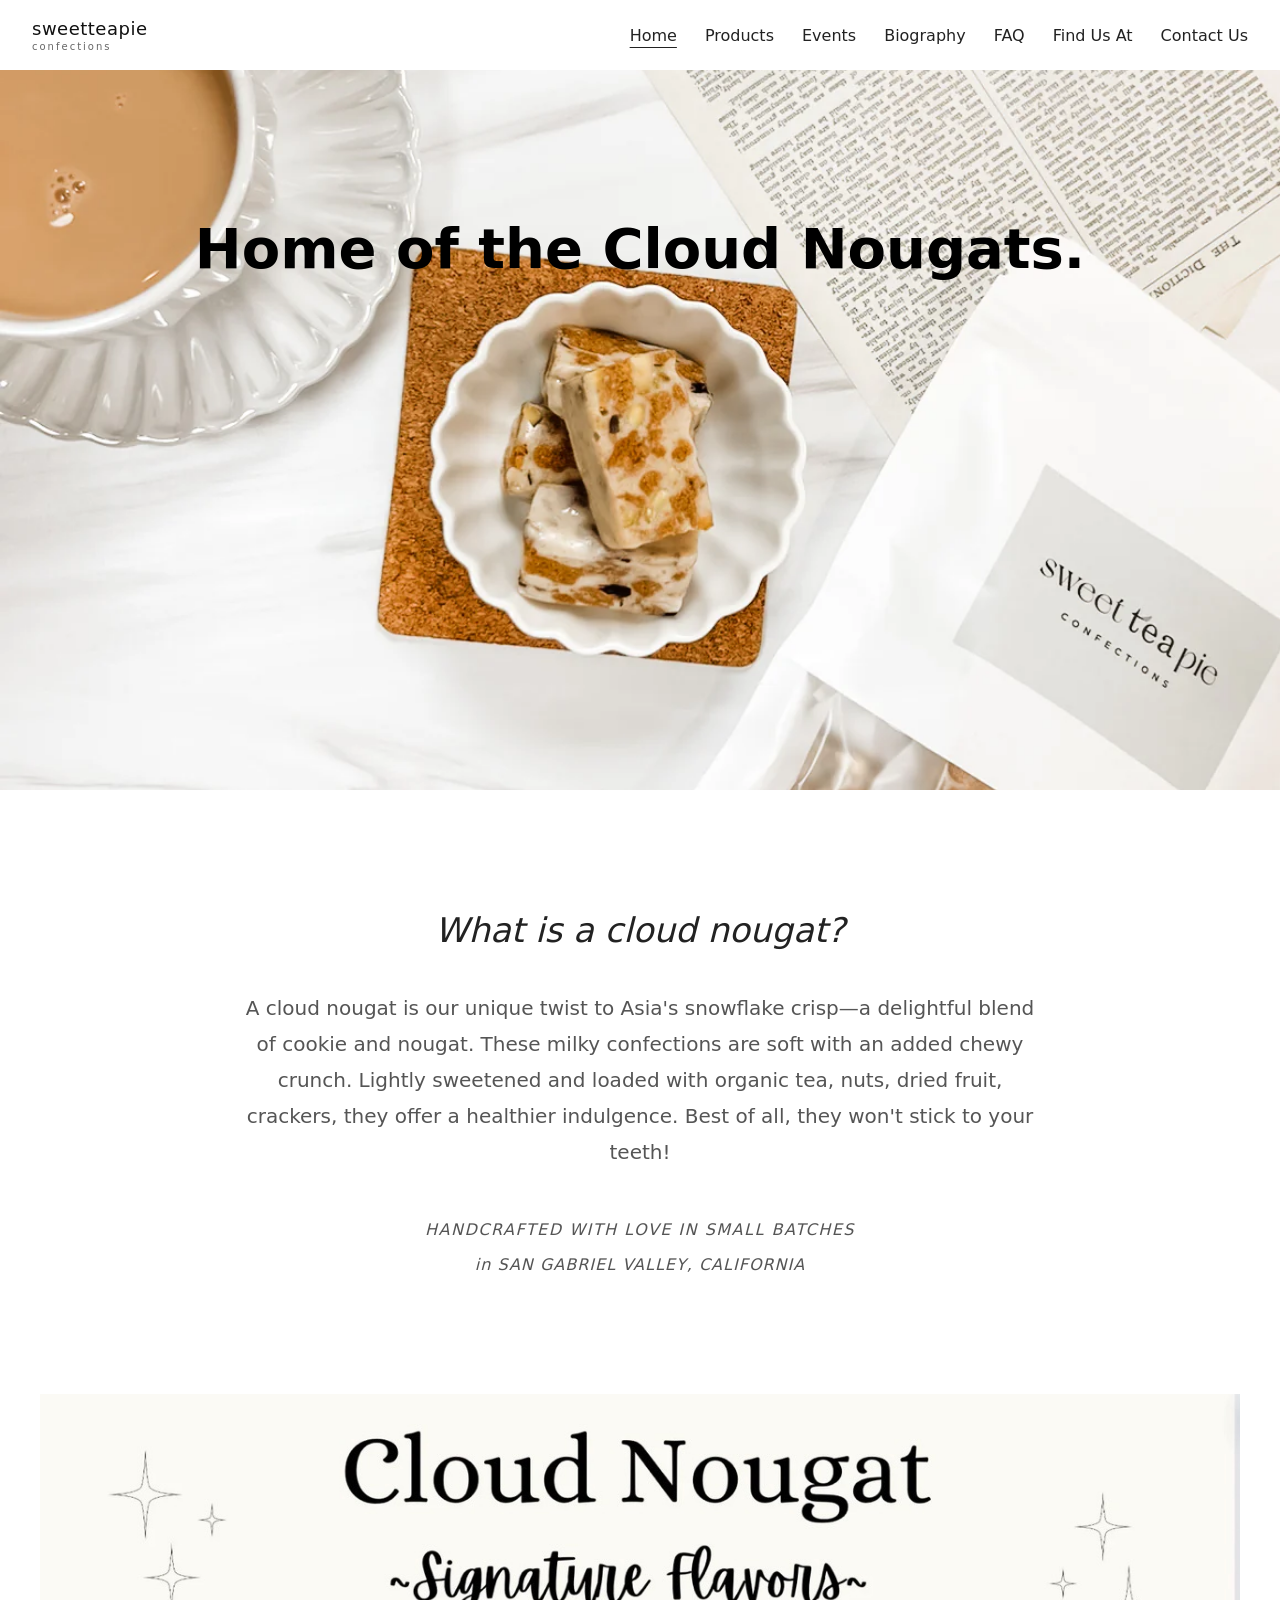
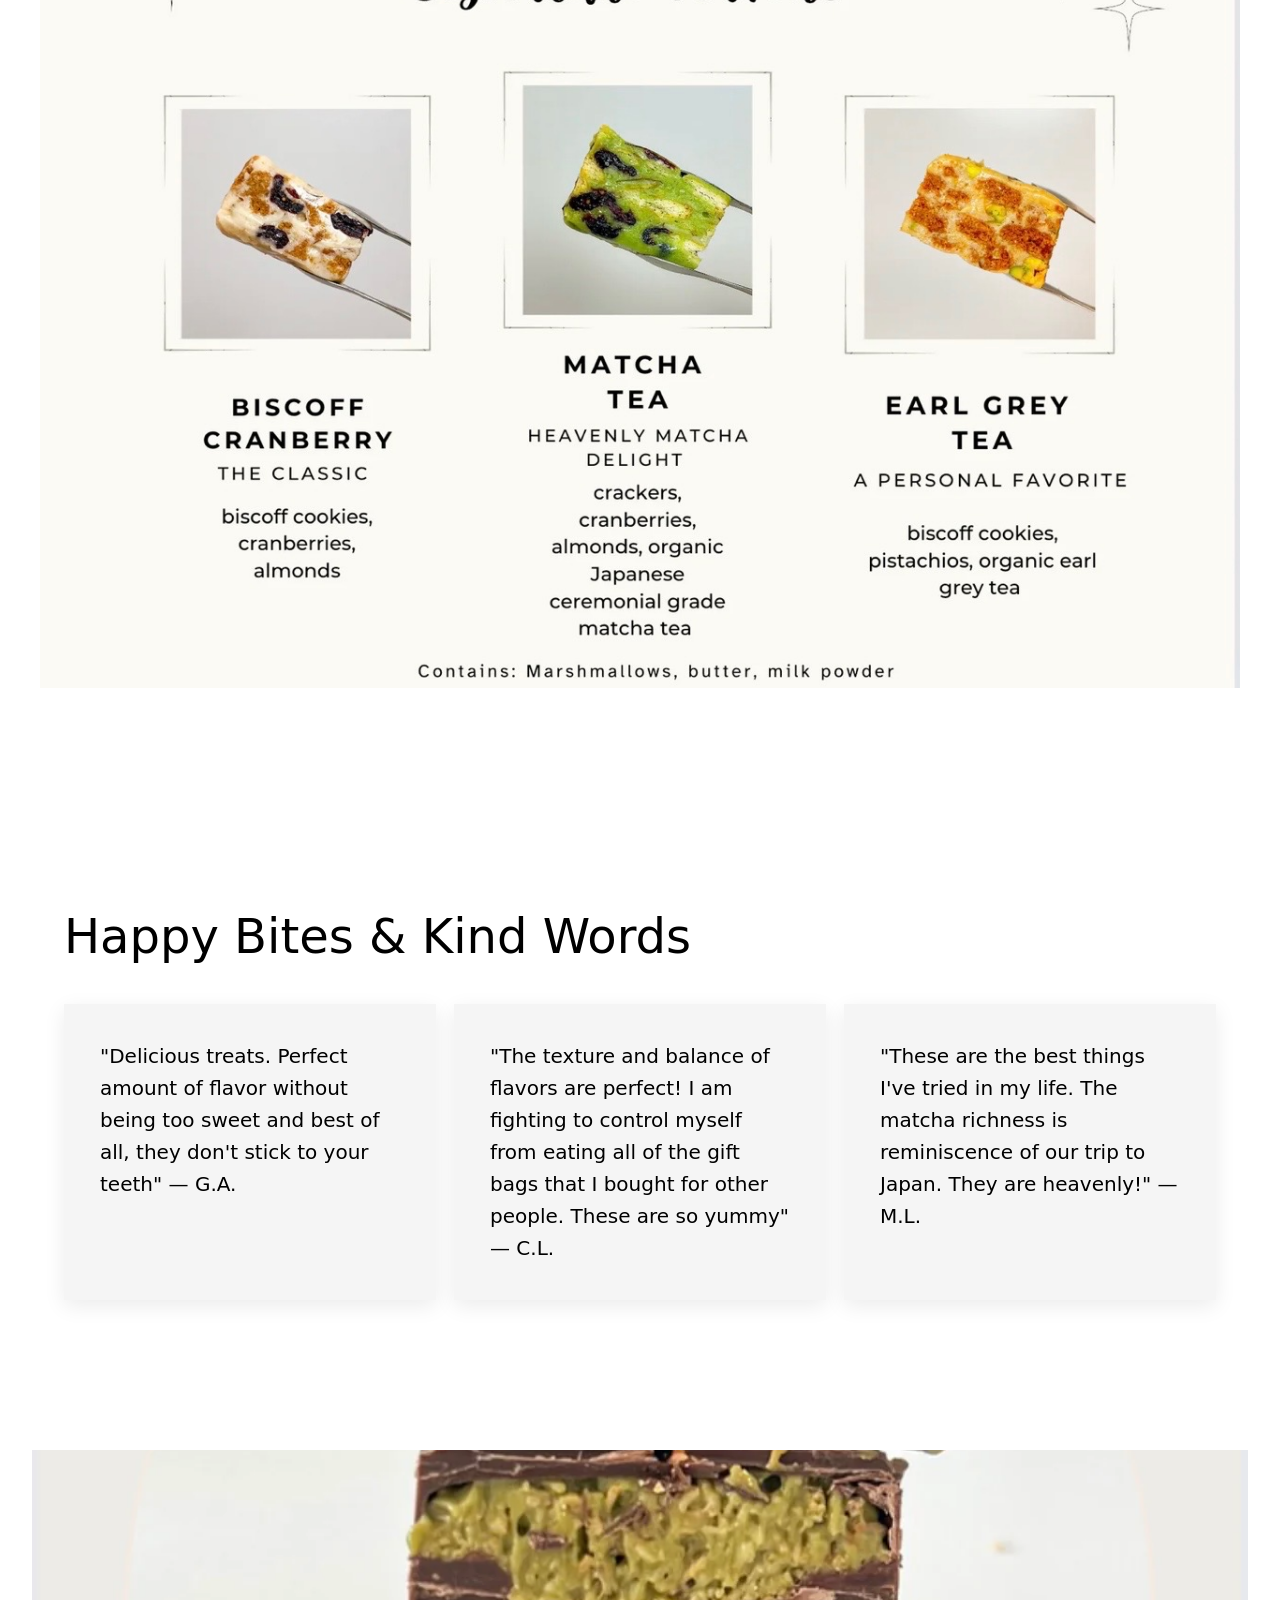
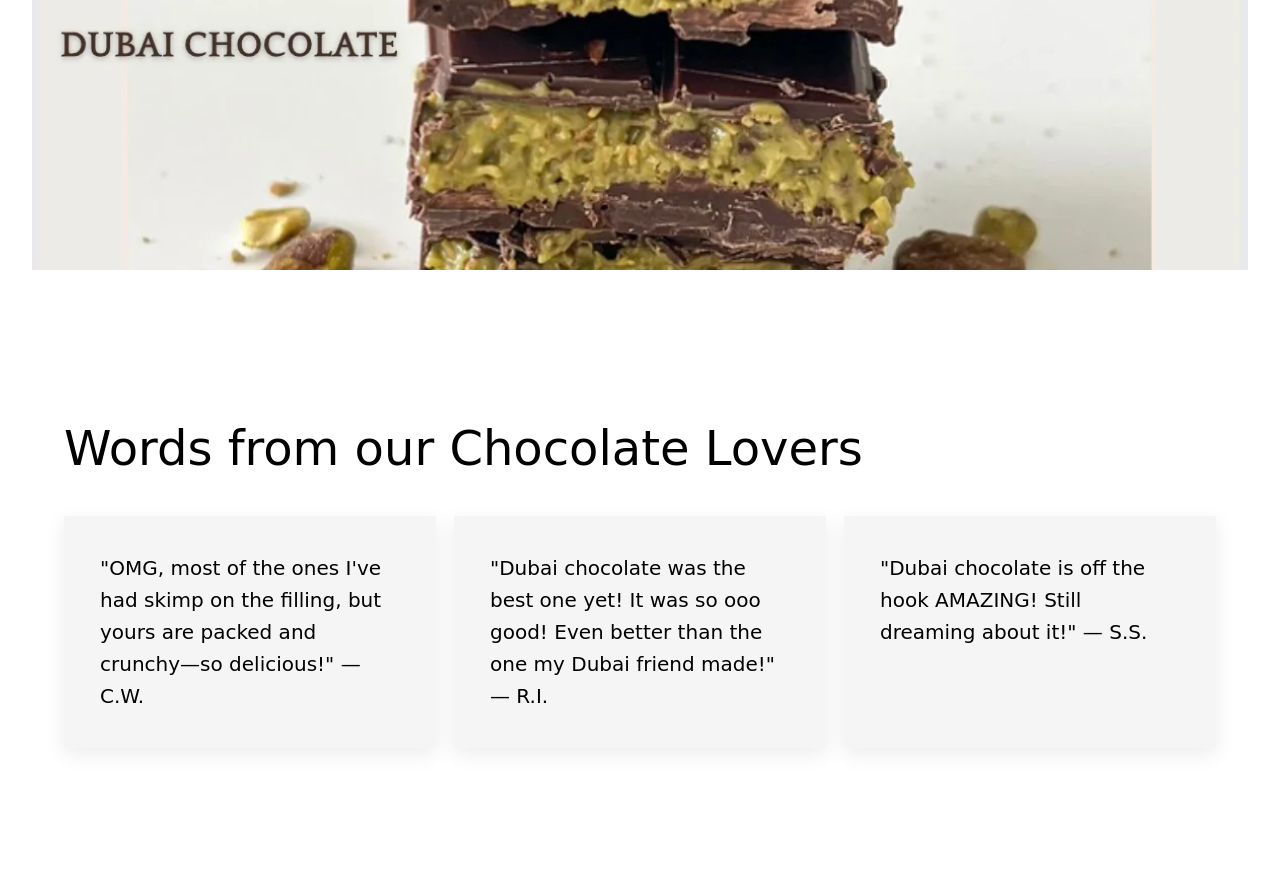
<file: landing/index.html>
<!DOCTYPE html>
<html lang="en">
  <head>
    <meta charset="UTF-8" />
    <title>Sweetteapie Confections</title>
    <link rel="stylesheet" href="styleindex.css" />
  </head>



  <body>
    <header class="topbar">
      <div class="logo">
        <a href="#">sweetteapie</a>
        <div class="logo-sub">confections</div>
      </div>

      <nav class="navlinks">
        <a class="active" href="index.html">Home</a>
        <a href="../products/products.html">Products</a>
        <a href="../events/events.html">Events</a>
        <a href="../biography/biography.html">Biography</a>
        <a href="../faq/faq.html">FAQ</a>
        <a href="../find-us-at/find-us-at.html">Find Us At</a>
        <a href="../contact/contact.html">Contact Us</a>
      </nav>

    </header>

    <main>
    <section class="hero">
  <div class="hero-content">
    <h1><strong>Home of the Cloud Nougats. </strong></h1>
    <!--
    <a href="#" class="hero-btn">shop now</a>
    -->
  </div>
</section>
<section class="about">
  <h2 class="about-title">What is a cloud nougat?</h2>

  <p class="about-text">
    A cloud nougat is our unique twist to Asia's snowflake crisp—a delightful blend of cookie and nougat.
    These milky confections are soft with an added chewy crunch. Lightly sweetened and loaded with organic
    tea, nuts, dried fruit, crackers, they offer a healthier indulgence. Best of all, they won't stick to your teeth!
  </p>

<!--
  <p class="notice">
    <strong>PLEASE NOTE:</strong> WE PAUSE SHIPPING DURING THE SUMMER, as our cloud nougats don't do well in heat.
  </p>


  <p class="about-text">
    Shipping resumes in September. Pick-up still available in 91780—please DM to order!
  </p>
-->

  <p class="tagline">HANDCRAFTED WITH LOVE IN SMALL BATCHES</p>
  <p class="location">in SAN GABRIEL VALLEY, CALIFORNIA</p>
</section>
</section>

<section class="flavors-image">
  <img src= "flavors.jpg" alt="Cloud Nougat Signature Flavors">
</section>

<section class="testimonials">

      <section class="more">
      </section>
      <section class="testimonials">
  <h2>Happy Bites &amp; Kind Words</h2>

  <div class="cards">
    <div class="card">
      <p>
        "Delicious treats. Perfect amount of flavor without being too sweet and best of all,
        they don't stick to your teeth" — G.A.
      </p>
    </div>

    <div class="card">
      <p>
        "The texture and balance of flavors are perfect! I am fighting to control myself from eating
        all of the gift bags that I bought for other people. These are so yummy" — C.L.
      </p>
    </div>

    <div class="card">
      <p>
        "These are the best things I've tried in my life. The matcha richness is reminiscence of our trip
        to Japan. They are heavenly!" — M.L.
      </p>
    </div>
  </div>
</section>
<section class="banner banner-dubai">
  <div class="banner-content">

<!--
    <a class="banner-btn" href="#">Shop Now</a>
-->
  </div>
</section>
<section class="testimonials">
  <h2>Words from our Chocolate Lovers</h2>

  <div class="cards">
    <div class="card">
      <p>
        "OMG, most of the ones I've had skimp on the filling, but yours are packed
        and crunchy—so delicious!" — C.W.
      </p>
    </div>

    <div class="card">
      <p>
        "Dubai chocolate was the best one yet! It was so ooo good! Even better than
        the one my Dubai friend made!" — R.I.
      </p>
    </div>

    <div class="card">
      <p>
        "Dubai chocolate is off the hook AMAZING! Still dreaming about it!" — S.S.
      </p>
    </div>
  </div>
</section>


    </main>
  </body>
</html>
</file>
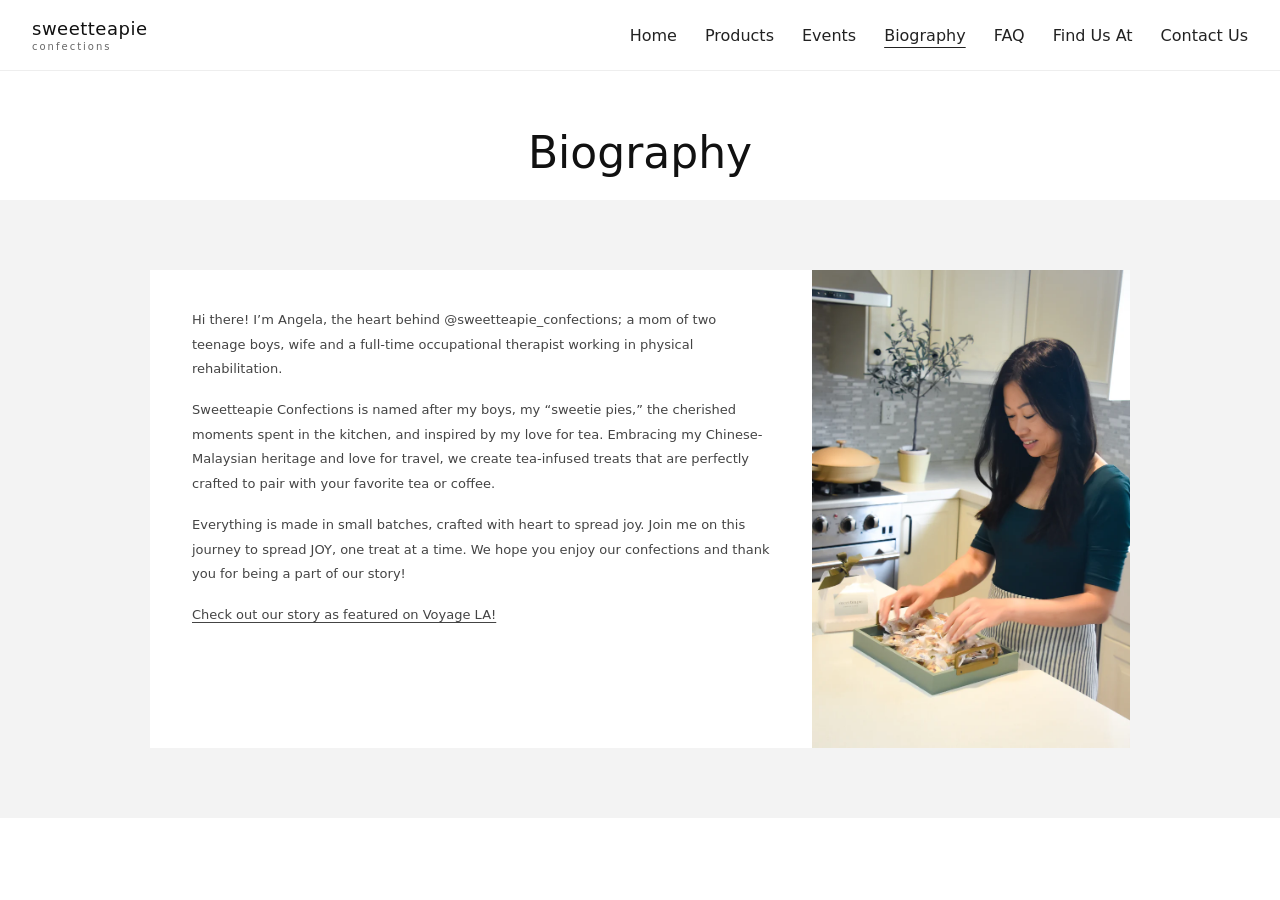
<file: biography/biography.html>
<!DOCTYPE html>
<html lang="en">
<head>
  <meta charset="UTF-8" />
  <meta name="viewport" content="width=device-width, initial-scale=1.0">
  <title>Biography - Sweetteapie Confections</title>
  <link rel="stylesheet" href="biography.css" />
</head>

<body>
<header class="topbar">
  <div class="logo">
    <a href="../landing/index.html">sweetteapie</a>
    <div class="logo-sub">confections</div>
  </div>

  <nav class="navlinks">
    <a href="../landing/index.html">Home</a>
    <a href="../products/products.html">Products</a>
    <a href="../events/events.html">Events</a>
    <a class="active" href="biography.html">Biography</a>
    <a href="../faq/faq.html">FAQ</a>
    <a href="../find-us-at/find-us-at.html">Find Us At</a>
    <a href="../contact/contact.html">Contact Us</a>
  </nav>
</header>

<section class="page-hero page-hero-center">
  <h1>Biography</h1>
</section>

<section class="bio-band">
  <div class="bio-wrap">
    <div class="bio-card">

      <div class="bio-text">
        <p>
          Hi there! I’m Angela, the heart behind @sweetteapie_confections; a mom of two
          teenage boys, wife and a full-time occupational therapist working in physical rehabilitation.
        </p>

        <p>
          Sweetteapie Confections is named after my boys, my “sweetie pies,” the cherished moments
          spent in the kitchen, and inspired by my love for tea. Embracing my Chinese-Malaysian
          heritage and love for travel, we create tea-infused treats that are perfectly crafted to
          pair with your favorite tea or coffee.
        </p>

        <p>
          Everything is made in small batches, crafted with heart to spread joy. Join me on this
          journey to spread JOY, one treat at a time. We hope you enjoy our confections and thank
          you for being a part of our story!
        </p>

        <p class="bio-link">
          <a href="https://voyagela.com/interview/meet-angela-loh-chien-of-sweetteapie-confections/" target="_blank" rel="noopener">Check out our story as featured on Voyage LA!</a>
        </p>
      </div>

      <div class="bio-photo">
        <img src="Bio_Photo.jpg.webp" alt="Angela preparing confections">
      </div>

    </div>
  </div>
</section>

</body>
</html>
</file>
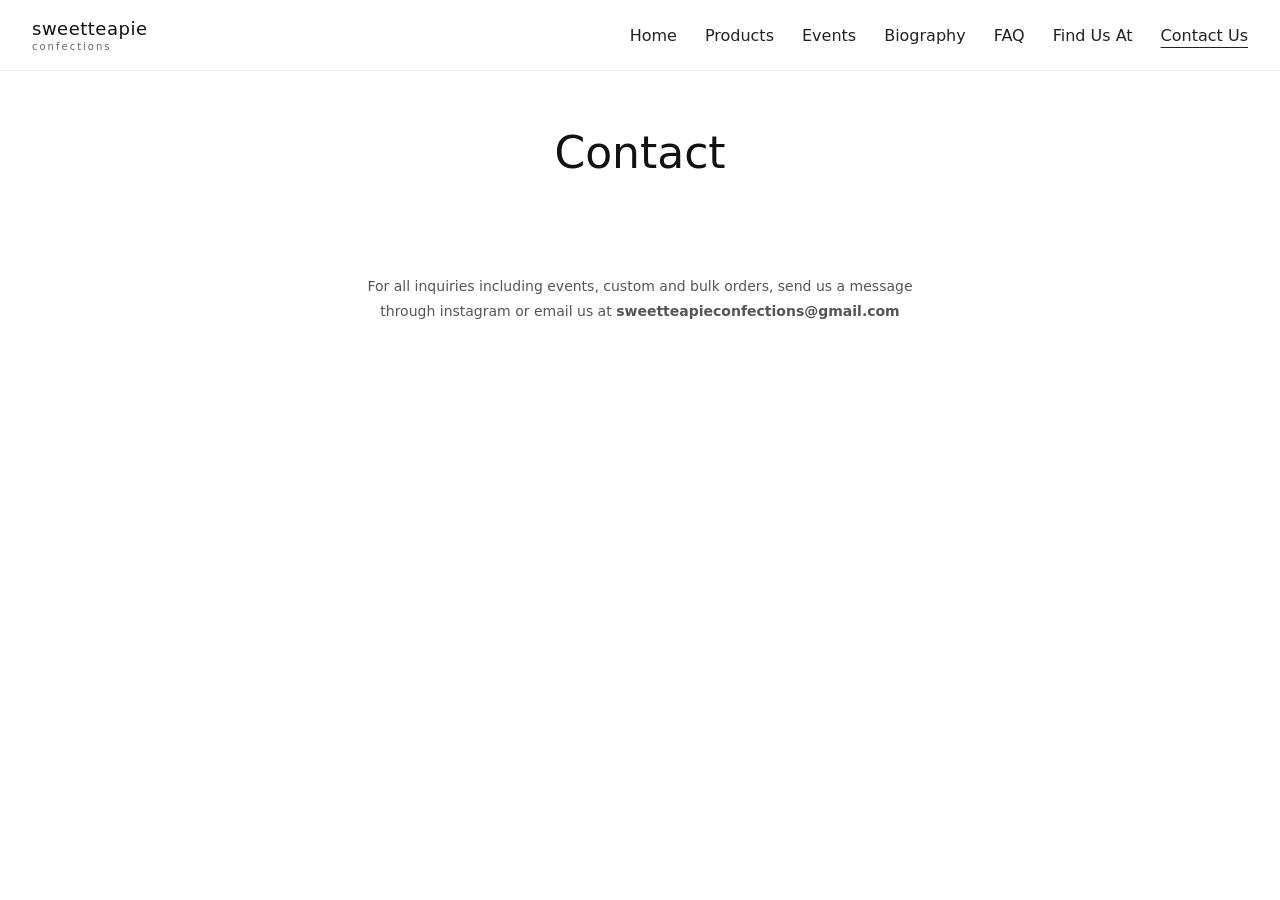
<file: contact/contact.html>
<!DOCTYPE html>
<html lang="en">
<head>
  <meta charset="UTF-8" />
  <meta name="viewport" content="width=device-width, initial-scale=1.0">
  <title>Contact - Sweetteapie Confections</title>
  <link rel="stylesheet" href="contact.css" />
</head>

<body>
<header class="topbar">
  <div class="logo">
    <a href="../landing/index.html">sweetteapie</a>
    <div class="logo-sub">confections</div>
  </div>

  <nav class="navlinks">
    <a href="../landing/index.html">Home</a>
    <a href="../products/products.html">Products</a>
    <a href="../events/events.html">Events</a>
    <a href="../biography/biography.html">Biography</a>
    <a href="../faq/faq.html">FAQ</a>
    <a href="../find-us-at/find-us-at.html">Find Us At</a>
    <a class="active" href="contact.html">Contact Us</a>
  </nav>
</header>

<section class="page-hero page-hero-center">
  <h1>Contact</h1>
</section>

<section class="contact">
  <div class="contact-wrap">

    <p class="contact-intro">
      For all inquiries including events, custom and bulk orders, send us a
      message through instagram or email us at
      <strong>sweetteapieconfections@gmail.com</strong>
    </p>
<!--
    <form class="contact-form">

      <div class="form-group">
        <label>Name</label>
        <input type="text" required>
      </div>

      <div class="form-group">
        <label>Email</label>
        <input type="email" required>
      </div>

      <div class="form-group">
        <label>Message</label>
        <textarea rows="5" required></textarea>
      </div>

      <button type="submit" class="btn">Send Message</button>

    </form>
-->
  </div>
</section>

</body>
</html>
</file>
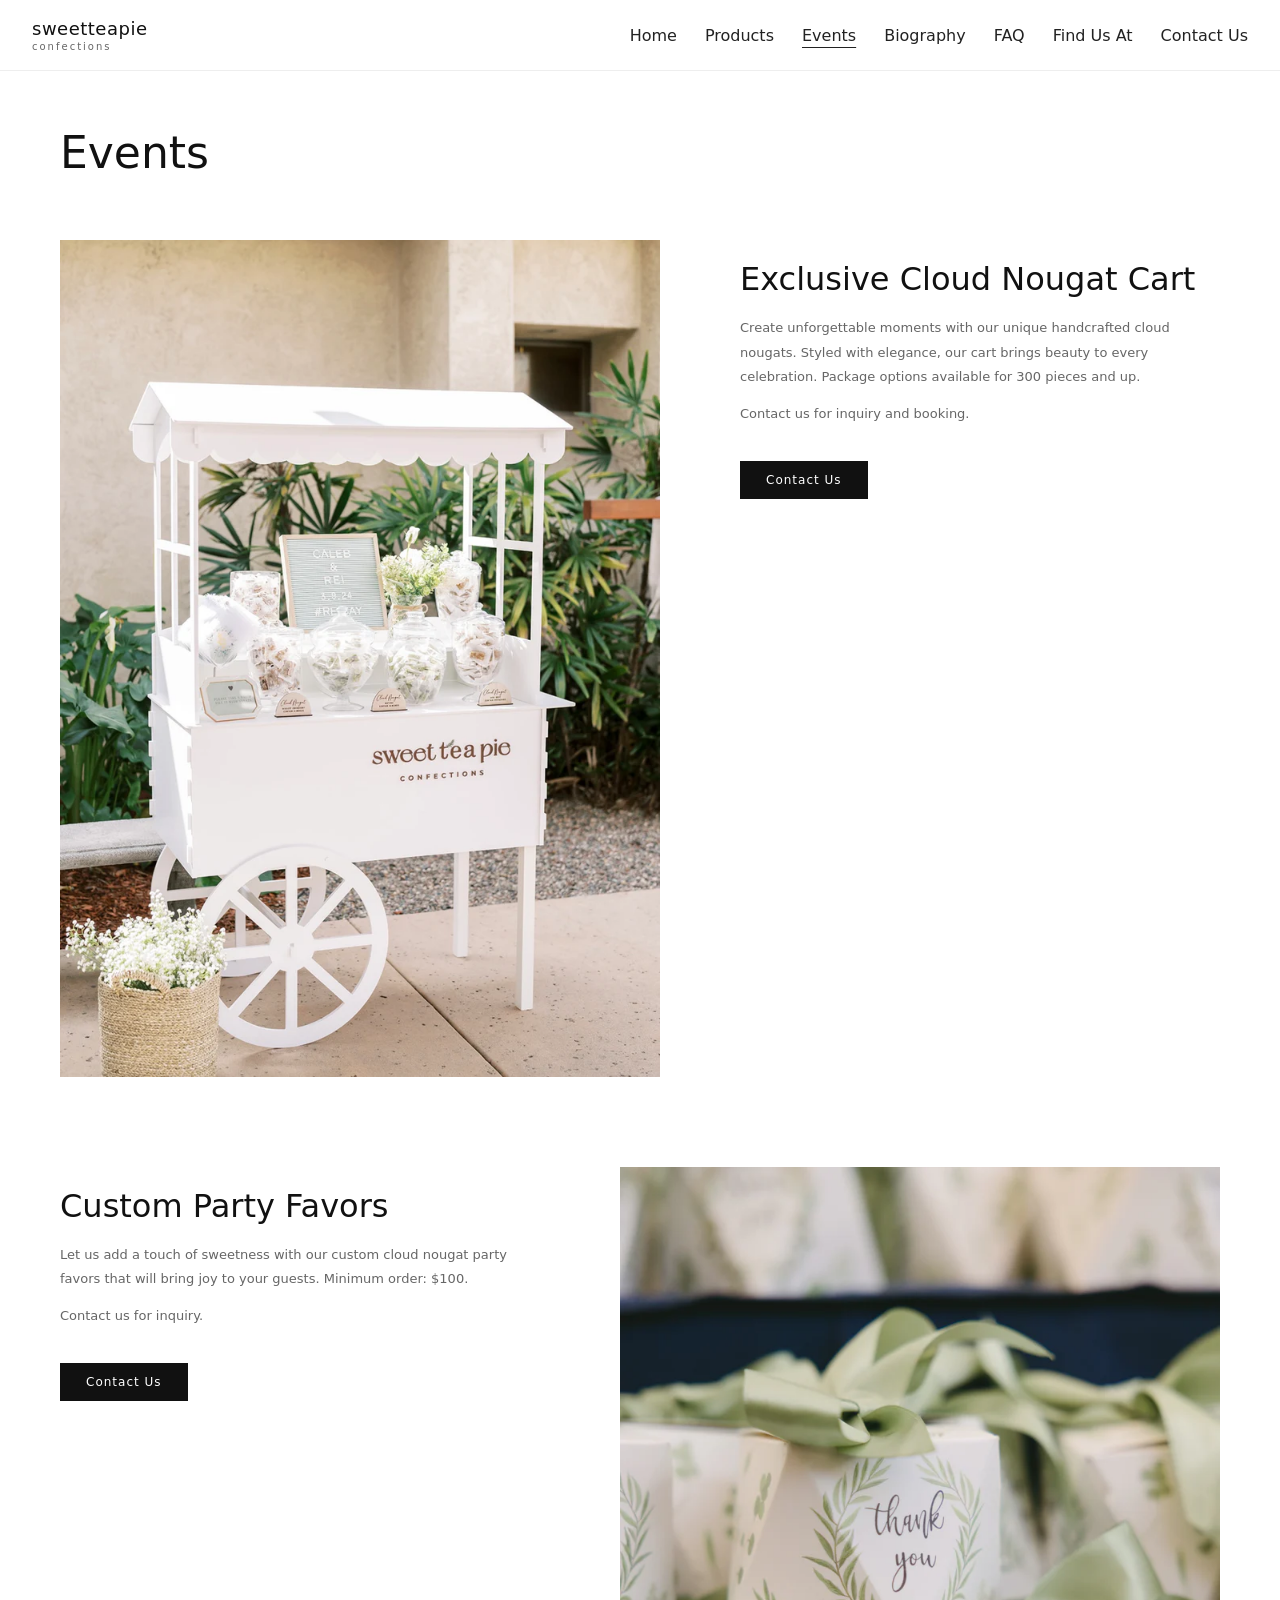
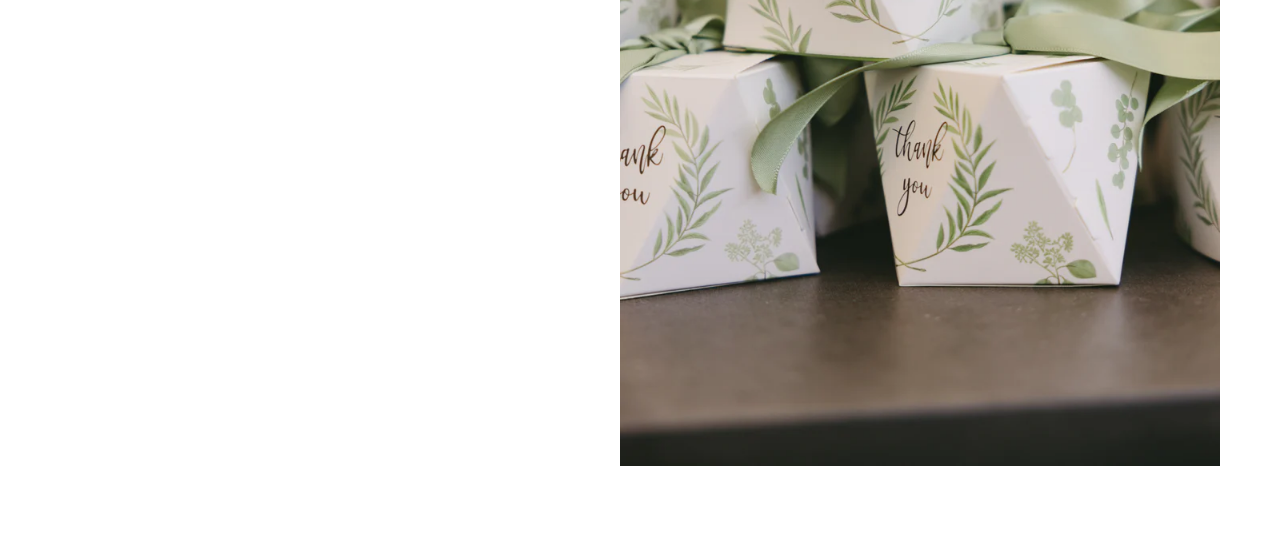
<file: events/events.html>
<!DOCTYPE html>
<html lang="en">
<head>
  <meta charset="UTF-8" />
  <meta name="viewport" content="width=device-width, initial-scale=1.0">
  <title>Events - Sweetteapie Confections</title>
  <link rel="stylesheet" href="events.css" />
</head>

<body>
<header class="topbar">
  <div class="logo">
    <a href="../landing/index.html">sweetteapie</a>
    <div class="logo-sub">confections</div>
  </div>

  <nav class="navlinks">
    <a href="../landing/index.html">Home</a>
    <a href="../products/products.html">Products</a>
    <a class="active" href="events.html">Events</a>
    <a href="../biography/biography.html">Biography</a>
    <a href="../faq/faq.html">FAQ</a>
    <a href="../find-us-at/find-us-at.html">Find Us At</a>
    <a href="../contact/contact.html">Contact Us</a>
  </nav>
</header>

<section class="page-hero">
  <h1>Events</h1>
</section>

<section class="events">
  <div class="events-wrap">

    <!-- Row 1 (image left, text right) -->
    <article class="event-row">
      <div class="event-media">
        <img src="nougat_cart.jpg.webp" alt="Exclusive Cloud Nougat Cart">
      </div>

      <div class="event-info">
        <h2>Exclusive Cloud Nougat Cart</h2>
        <p>
          Create unforgettable moments with our unique handcrafted cloud
          nougats. Styled with elegance, our cart brings beauty to every
          celebration. Package options available for 300 pieces and up.
        </p>
        <p>Contact us for inquiry and booking.</p>

        <a class="btn" href="../contact/contact.html">Contact Us</a>
      </div>
    </article>

    <!-- Row 2 (text left, image right) -->
    <article class="event-row reverse">
      <div class="event-media">
        <img src="Party_Favor.heic.webp" alt="Custom Party Favors">
      </div>

      <div class="event-info">
        <h2>Custom Party Favors</h2>
        <p>
          Let us add a touch of sweetness with our custom cloud nougat
          party favors that will bring joy to your guests.
          Minimum order: $100.
        </p>
        <p>Contact us for inquiry.</p>

        <a class="btn" href="../contact/contact.html">Contact Us</a>
      </div>
    </article>

  </div>
</section>

</body>
</html>
</file>
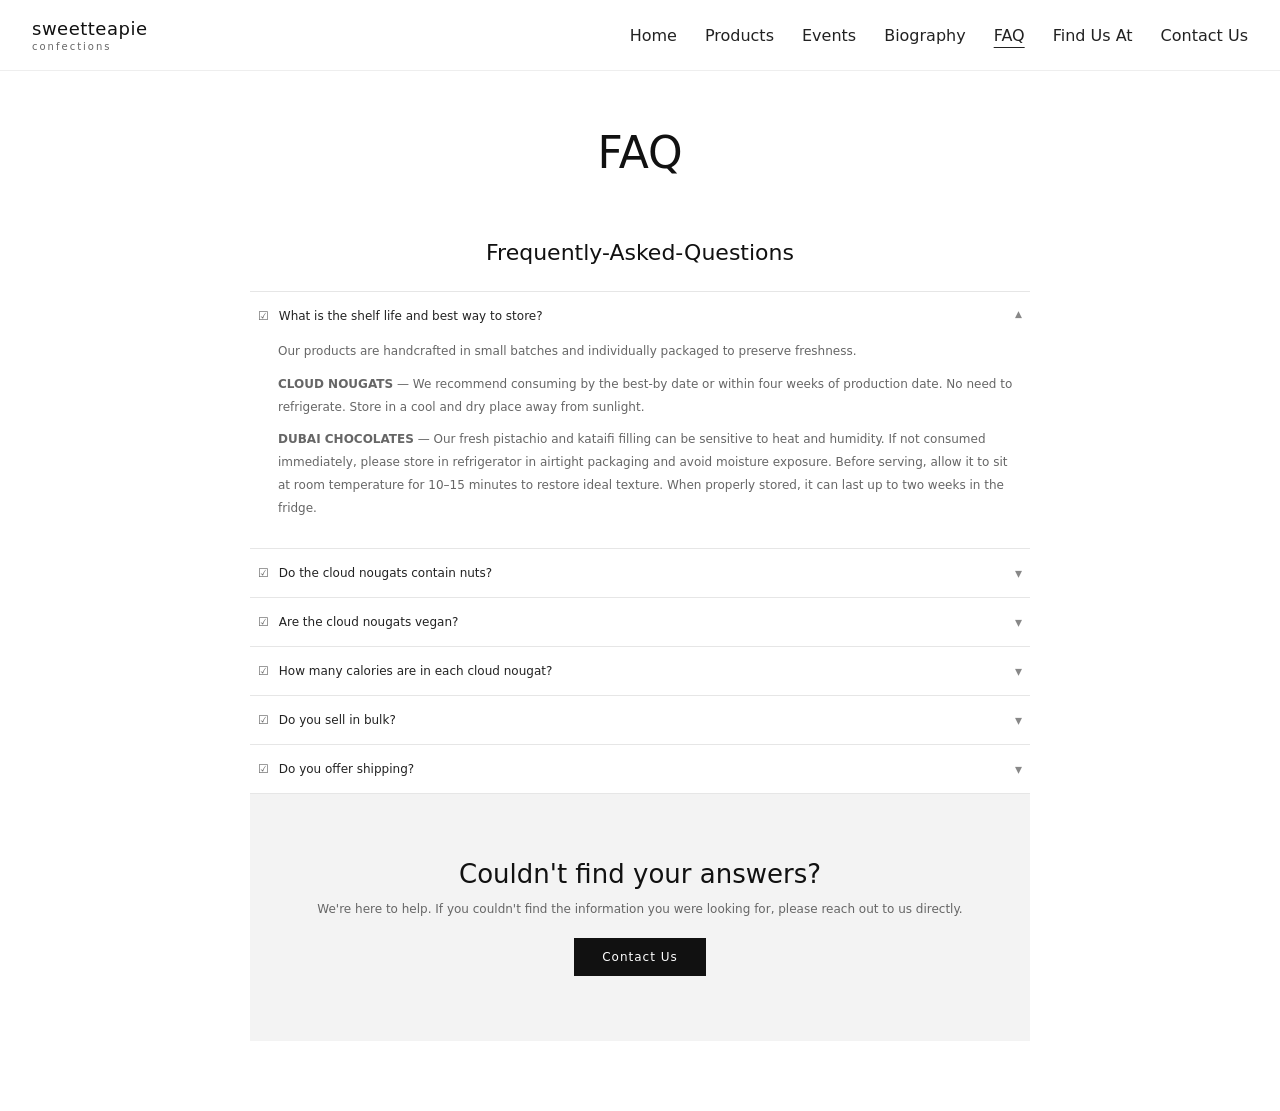
<file: faq/faq.html>
<!DOCTYPE html>
<html lang="en">
<head>
  <meta charset="UTF-8" />
  <meta name="viewport" content="width=device-width, initial-scale=1.0">
  <title>FAQ - Sweetteapie Confections</title>
  <link rel="stylesheet" href="faq.css" />
</head>

<body>
<header class="topbar">
  <div class="logo">
    <a href="../landing/index.html">sweetteapie</a>
    <div class="logo-sub">confections</div>
  </div>

  <nav class="navlinks">
    <a href="../landing/index.html">Home</a>
    <a href="../products/products.html">Products</a>
    <a href="../events/events.html">Events</a>
    <a href="../biography/biography.html">Biography</a>
    <a class="active" href="faq.html">FAQ</a>
    <a href="../find-us-at/find-us-at.html">Find Us At</a>
    <a href="../contact/contact.html">Contact Us</a>
  </nav>
</header>

<section class="page-hero page-hero-center">
  <h1>FAQ</h1>
</section>

<section class="faq">
  <div class="faq-wrap">
    <h2 class="faq-title">Frequently-Asked-Questions</h2>

    <div class="faq-list">

      <details class="faq-item" open>
        <summary>
          <span class="faq-q">What is the shelf life and best way to store?</span>
          <span class="faq-icon">▾</span>
        </summary>
        <div class="faq-a">
          <p>Our products are handcrafted in small batches and individually packaged to preserve freshness.</p>
          <p><strong>CLOUD NOUGATS</strong> — We recommend consuming by the best-by date or within four weeks of production date. No need to refrigerate. Store in a cool and dry place away from sunlight.</p>
          <p><strong>DUBAI CHOCOLATES</strong> — Our fresh pistachio and kataifi filling can be sensitive to heat and humidity. If not consumed immediately, please store in refrigerator in airtight packaging and avoid moisture exposure. Before serving, allow it to sit at room temperature for 10–15 minutes to restore ideal texture. When properly stored, it can last up to two weeks in the fridge.</p>
        </div>
      </details>

      <details class="faq-item">
        <summary>
          <span class="faq-q">Do the cloud nougats contain nuts?</span>
          <span class="faq-icon">▾</span>
        </summary>
        <div class="faq-a">
          <p>Yes, many contain nuts. However, they are currently peanut-free.</p>
        </div>
      </details>

      <details class="faq-item">
        <summary>
          <span class="faq-q">Are the cloud nougats vegan?</span>
          <span class="faq-icon">▾</span>
        </summary>
        <div class="faq-a">
          <p>Unfortunately not at this time, but we may offer a vegan option in the future.</p>
        </div>
      </details>

      <details class="faq-item">
        <summary>
          <span class="faq-q">How many calories are in each cloud nougat?</span>
          <span class="faq-icon">▾</span>
        </summary>
        <div class="faq-a">
          <p>About 60 calories per piece.</p>
        </div>
      </details>

      <details class="faq-item">
        <summary>
          <span class="faq-q">Do you sell in bulk?</span>
          <span class="faq-icon">▾</span>
        </summary>
        <div class="faq-a">
          <p>Yes, of course. Please message us for inquiries.</p>
        </div>
      </details>

      <details class="faq-item">
        <summary>
          <span class="faq-q">Do you offer shipping?</span>
          <span class="faq-icon">▾</span>
        </summary>
        <div class="faq-a">
          <p>
            Unfortunately we do not offer shipping at this time. 
          </p>
        </div>
      </details>
<!--
      <details class="faq-item">
        <summary>
          <span class="faq-q">How much does shipping cost?</span>
          <span class="faq-icon">▾</span>
        </summary>
        <div class="faq-a">
          <p>Flat fee $9.99 for orders above $15.</p>
        </div>
      </details>
-->
<!--
      <details class="faq-item">
        <summary>
          <span class="faq-q">How soon will I receive my order?</span>
          <span class="faq-icon">▾</span>
        </summary>
        <div class="faq-a">
          <p>Please allow 3–5 business days for processing to ensure optimal freshness, followed by an additional 1–3 days for shipping. Orders will be shipped via USPS Priority Mail.</p>
        </div>
      </details>

      <details class="faq-item">
        <summary>
          <span class="faq-q">Refund/Exchange Policy?</span>
          <span class="faq-icon">▾</span>
        </summary>
        <div class="faq-a">
          <p>Unfortunately, we do not accept returns or exchanges.</p>
        </div>
      </details>

    </div>
  </div>
</section>
-->

<section class="faq-help">
  <div class="faq-help-wrap">
    <h3>Couldn't find your answers?</h3>
    <p>We're here to help. If you couldn't find the information you were looking for, please reach out to us directly.</p>
    <a class="btn" href="../contact/contact.html">Contact Us</a>
  </div>
</section>

</body>
</html>
</file>
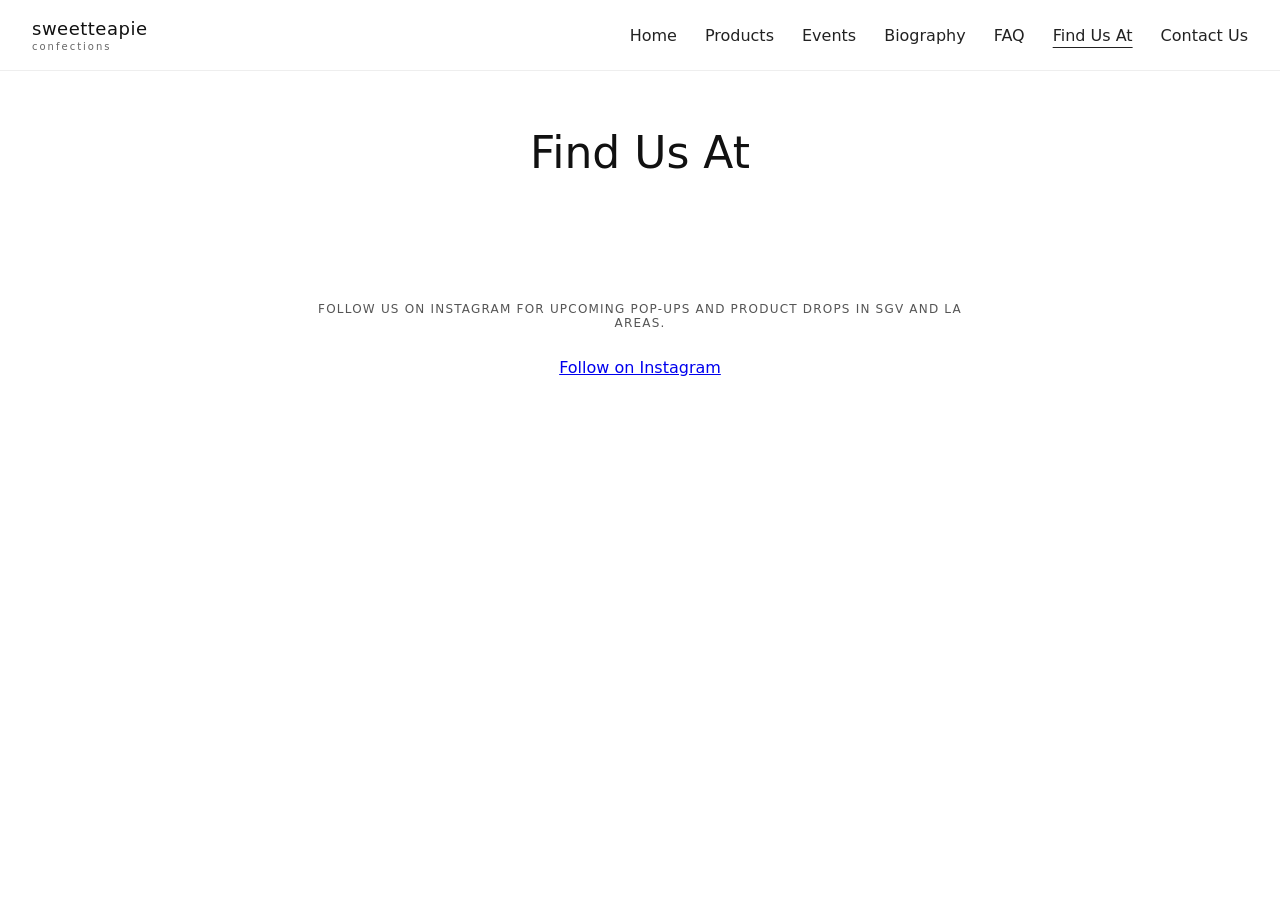
<file: find-us-at/find-us-at.html>
<!DOCTYPE html>
<html lang="en">
<head>
  <meta charset="UTF-8" />
  <meta name="viewport" content="width=device-width, initial-scale=1.0">
  <title>Find Us At - Sweetteapie Confections</title>
  <link rel="stylesheet" href="find-us-at.css" />
</head>

<body>
<header class="topbar">
  <div class="logo">
    <a href="../landing/index.html">sweetteapie</a>
    <div class="logo-sub">confections</div>
  </div>

  <nav class="navlinks">
    <a href="../landing/index.html">Home</a>
    <a href="../products/products.html">Products</a>
    <a href="../events/events.html">Events</a>
    <a href="../biography/biography.html">Biography</a>
    <a href="../faq/faq.html">FAQ</a>
    <a class="active" href="find-us-at.html">Find Us At</a>
    <a href="../contact/contact.html">Contact Us</a>
  </nav>
</header>

<section class="page-hero page-hero-center">
  <h1>Find Us At</h1>
</section>

<section class="find-us">
  <div class="find-us-wrap">
    <p class="find-us-text">
      FOLLOW US ON INSTAGRAM FOR UPCOMING POP-UPS AND PRODUCT DROPS IN SGV AND LA AREAS.
    </p>

    <a href="https://www.instagram.com/sweetteapie_confections/"
       target="_blank"
       class="btn">
       Follow on Instagram
    </a>
  </div>
</section>

</body>
</html>
</file>
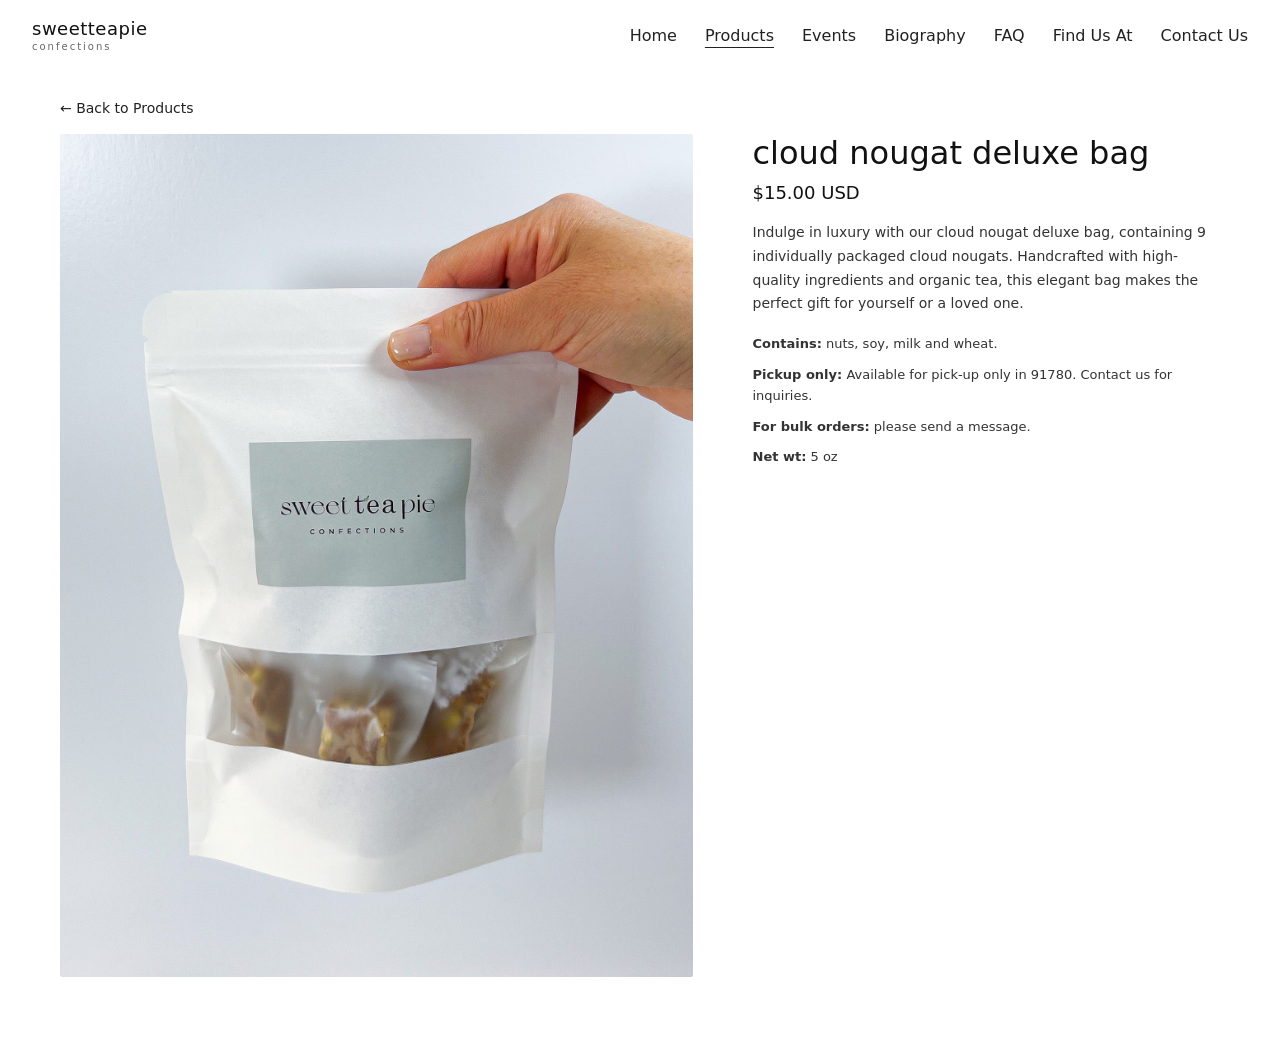
<file: product_pages/cloud_nougat.html>
<!DOCTYPE html>
<html lang="en">
<head>
  <meta charset="UTF-8" />
  <meta name="viewport" content="width=device-width, initial-scale=1.0">
  <title>Cloud Nougat Deluxe Bag - Sweetteapie Confections</title>

  <!-- Reuse your products CSS -->
  <link rel="stylesheet" href="../products/products.css" />
</head>

<body>
<header class="topbar">
  <div class="logo">
    <a href="../landing/index.html">sweetteapie</a>
    <div class="logo-sub">confections</div>
  </div>

  <nav class="navlinks">
    <a href="../landing/index.html">Home</a>
    <a class="active" href="../products/products.html">Products</a>
    <a href="../events/events.html">Events</a>
    <a href="../biography/biography.html">Biography</a>
    <a href="../faq/faq.html">FAQ</a>
    <a href="../find-us-at/find-us-at.html">Find Us At</a>
    <a href="../contact/contact.html">Contact Us</a>
  </nav>
</header>

<section class="product-page">
  <div class="product-page-wrap">

    <a class="back-link" href="../products/products.html">← Back to Products</a>

    <div class="product-detail">
      <div class="product-detail-media">
        <img src="../products/cloud_nougat.jpg" alt="cloud nougat deluxe bag">
      </div>

      <div class="product-detail-info">
        <h1 class="product-title">cloud nougat deluxe bag</h1>
        <p class="product-detail-price">$15.00 USD</p>

        <p class="product-detail-desc">
          Indulge in luxury with our cloud nougat deluxe bag, containing 9
          individually packaged cloud nougats. Handcrafted with high-quality
          ingredients and organic tea, this elegant bag makes the perfect
          gift for yourself or a loved one.
        </p>

        <div class="product-detail-meta">
          <p><strong>Contains:</strong> nuts, soy, milk and wheat.</p>
          <p><strong>Pickup only:</strong> Available for pick-up only in 91780. Contact us for inquiries.</p>
          <p><strong>For bulk orders:</strong> please send a message.</p>
          <p><strong>Net wt:</strong> 5 oz</p>
        </div>
      </div>
    </div>

  </div>
</section>

</body>
</html>
</file>
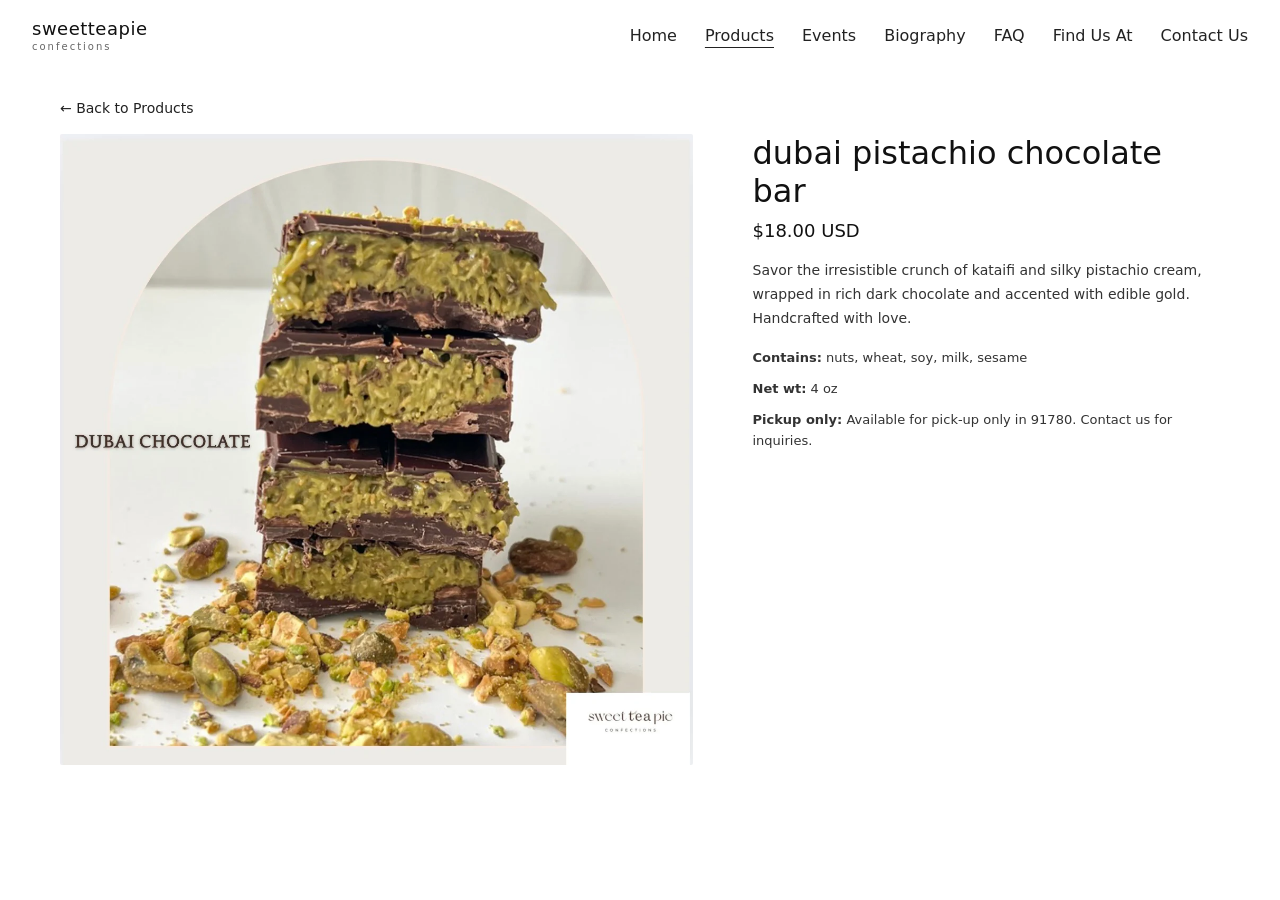
<file: product_pages/dubai_bar.html>
<!DOCTYPE html>
<html lang="en">
<head>
  <meta charset="UTF-8" />
  <meta name="viewport" content="width=device-width, initial-scale=1.0">
  <title>Dubai Pistachio Chocolate Bar - Sweetteapie Confections</title>

  <!-- Reuse your products CSS -->
  <link rel="stylesheet" href="../products/products.css" />
</head>

<body>
<header class="topbar">
  <div class="logo">
    <a href="../landing/index.html">sweetteapie</a>
    <div class="logo-sub">confections</div>
  </div>

  <nav class="navlinks">
    <a href="../landing/index.html">Home</a>
    <a class="active" href="../products/products.html">Products</a>
    <a href="../events/events.html">Events</a>
    <a href="../biography/biography.html">Biography</a>
    <a href="../faq/faq.html">FAQ</a>
    <a href="../find-us-at/find-us-at.html">Find Us At</a>
    <a href="../contact/contact.html">Contact Us</a>
  </nav>
</header>

<section class="product-page">
  <div class="product-page-wrap">

    <a class="back-link" href="../products/products.html">← Back to Products</a>

    <div class="product-detail">
      <div class="product-detail-media">
        <img src="../products/dubai_bar.jpg.webp" alt="Dubai Pistachio Chocolate Bar">
      </div>

      <div class="product-detail-info">
        <h1 class="product-title">Dubai Pistachio Chocolate Bar</h1>
        <p class="product-detail-price">$18.00 USD</p>

        <p class="product-detail-desc">
          Savor the irresistible crunch of kataifi and silky pistachio cream,
          wrapped in rich dark chocolate and accented with edible gold.
          Handcrafted with love.
        </p>

        <div class="product-detail-meta">
          <p><strong>Contains:</strong> nuts, wheat, soy, milk, sesame</p>
          <p><strong>Net wt:</strong> 4 oz</p>
          <p><strong>Pickup only:</strong> Available for pick-up only in 91780. Contact us for inquiries.</p>
        </div>
      </div>
    </div>

  </div>
</section>

</body>
</html>
</file>
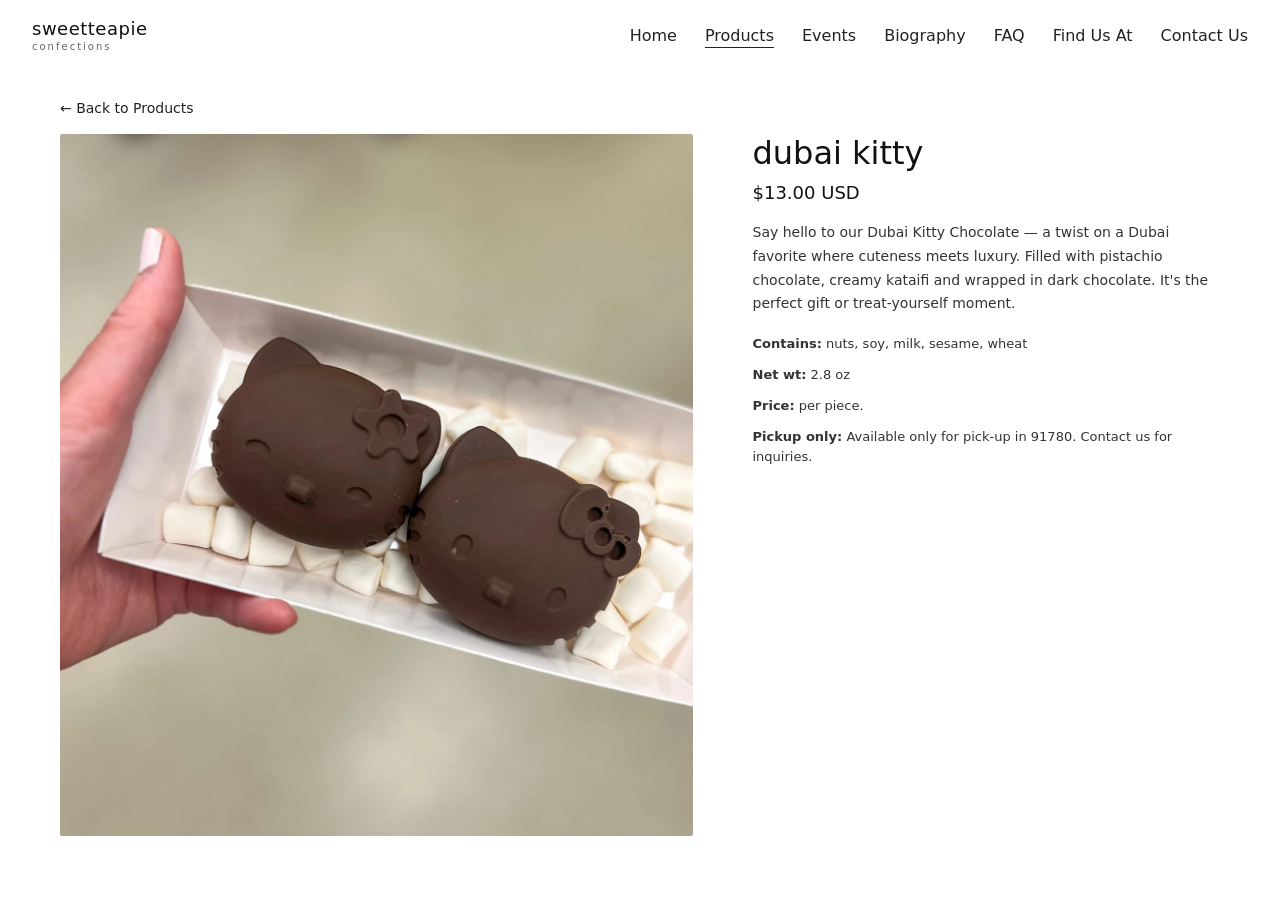
<file: product_pages/dubai_kitty.html>
<!DOCTYPE html>
<html lang="en">
<head>
  <meta charset="UTF-8" />
  <meta name="viewport" content="width=device-width, initial-scale=1.0">
  <title>Dubai Kitty - Sweetteapie Confections</title>

  <!-- Reuse your products CSS -->
  <link rel="stylesheet" href="../products/products.css" />
</head>

<body>
<header class="topbar">
  <div class="logo">
    <a href="../landing/index.html">sweetteapie</a>
    <div class="logo-sub">confections</div>
  </div>

  <nav class="navlinks">
    <a href="../landing/index.html">Home</a>
    <a class="active" href="../products/products.html">Products</a>
    <a href="../events/events.html">Events</a>
    <a href="../biography/biography.html">Biography</a>
    <a href="../faq/faq.html">FAQ</a>
    <a href="../find-us-at/find-us-at.html">Find Us At</a>
    <a href="../contact/contact.html">Contact Us</a>
  </nav>
</header>

<section class="product-page">
  <div class="product-page-wrap">

    <a class="back-link" href="../products/products.html">← Back to Products</a>

    <div class="product-detail">
      <div class="product-detail-media">
        <img src="../products/dubai_kitty.jpg.webp" alt="Dubai Kitty">
      </div>

      <div class="product-detail-info">
        <h1 class="product-title">Dubai Kitty</h1>
        <p class="product-detail-price">$13.00 USD</p>

        <p class="product-detail-desc">
          Say hello to our Dubai Kitty Chocolate — a twist on a Dubai favorite where cuteness meets luxury.
          Filled with pistachio chocolate, creamy kataifi and wrapped in dark chocolate.
          It's the perfect gift or treat-yourself moment.
        </p>

        <div class="product-detail-meta">
          <p><strong>Contains:</strong> nuts, soy, milk, sesame, wheat</p>
          <p><strong>Net wt:</strong> 2.8 oz</p>
          <p><strong>Price:</strong> per piece.</p>
          <p><strong>Pickup only:</strong> Available only for pick-up in 91780. Contact us for inquiries.</p>
        </div>
      </div>
    </div>

  </div>
</section>

</body>
</html>
</file>
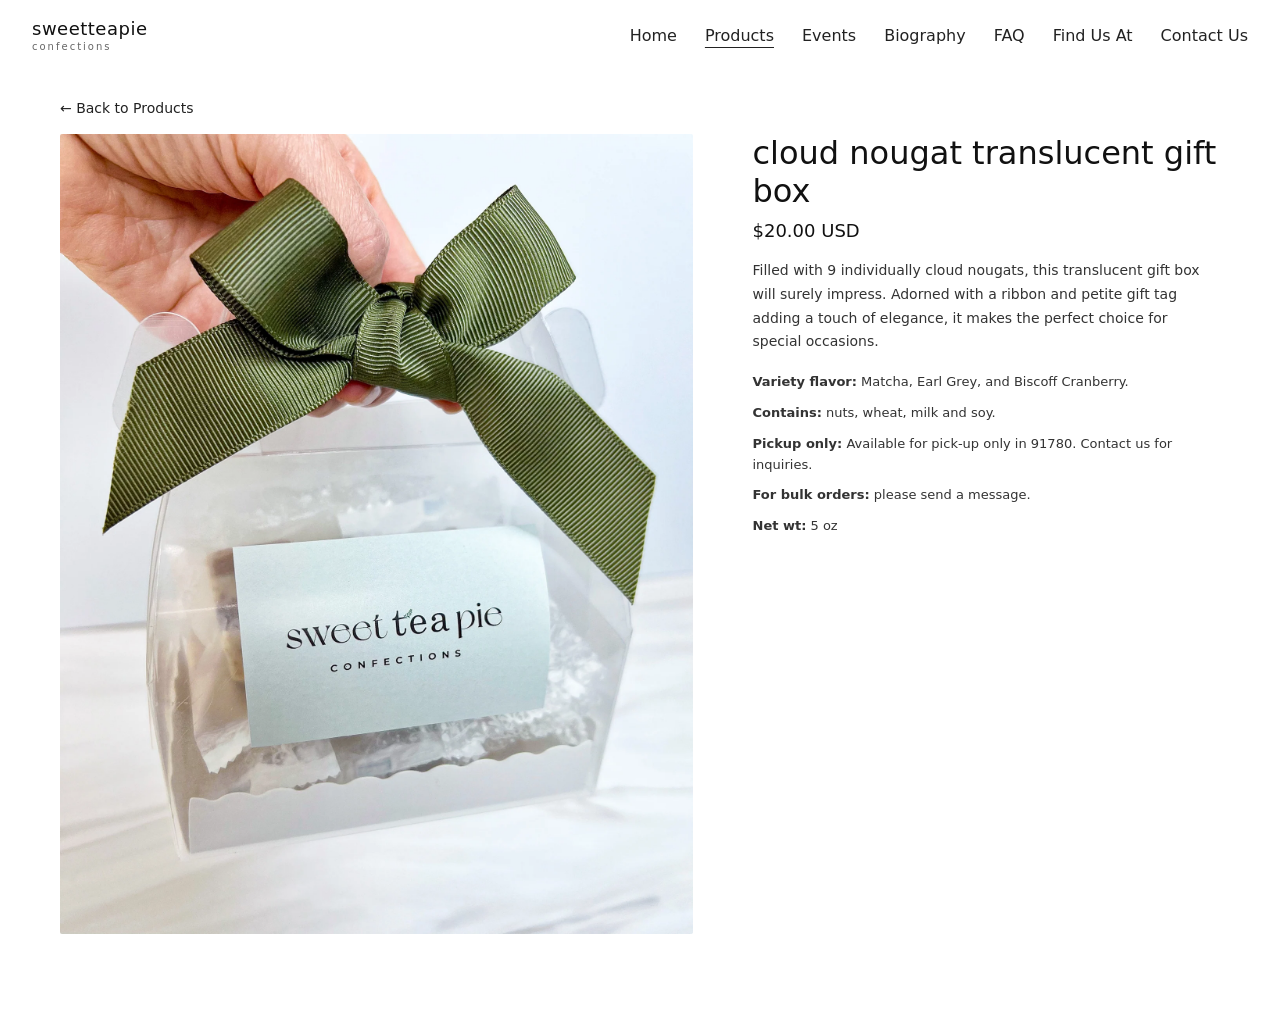
<file: product_pages/gift_box.html>
<!DOCTYPE html>
<html lang="en">
<head>
  <meta charset="UTF-8" />
  <meta name="viewport" content="width=device-width, initial-scale=1.0">
  <title>Cloud Nougat Translucent Gift Box - Sweetteapie Confections</title>

  <!-- Reuse your products CSS -->
  <link rel="stylesheet" href="../products/products.css" />
</head>

<body>
<header class="topbar">
  <div class="logo">
    <a href="../landing/index.html">sweetteapie</a>
    <div class="logo-sub">confections</div>
  </div>

  <nav class="navlinks">
    <a href="../landing/index.html">Home</a>
    <a class="active" href="../products/products.html">Products</a>
    <a href="../events/events.html">Events</a>
    <a href="../biography/biography.html">Biography</a>
    <a href="../faq/faq.html">FAQ</a>
    <a href="../find-us-at/find-us-at.html">Find Us At</a>
    <a href="../contact/contact.html">Contact Us</a>
  </nav>
</header>

<section class="product-page">
  <div class="product-page-wrap">

    <a class="back-link" href="../products/products.html">← Back to Products</a>

    <div class="product-detail">
      <div class="product-detail-media">
        <img src="../products/gift_box.jpg.webp" alt="cloud nougat translucent gift box">
      </div>

      <div class="product-detail-info">
        <h1 class="product-title">cloud nougat translucent gift box</h1>
        <p class="product-detail-price">$20.00 USD</p>

        <p class="product-detail-desc">
          Filled with 9 individually cloud nougats, this translucent gift box will surely impress.
          Adorned with a ribbon and petite gift tag adding a touch of elegance, it makes the perfect
          choice for special occasions.
        </p>

        <div class="product-detail-meta">
          <p><strong>Variety flavor:</strong> Matcha, Earl Grey, and Biscoff Cranberry.</p>
          <p><strong>Contains:</strong> nuts, wheat, milk and soy.</p>
  <p><strong>Pickup only:</strong> Available for pick-up only in 91780. Contact us for inquiries.</p>
          <p><strong>For bulk orders:</strong> please send a message.</p>
          <p><strong>Net wt:</strong> 5 oz</p>
        </div>
      </div>
    </div>

  </div>
</section>

</body>
</html>
</file>
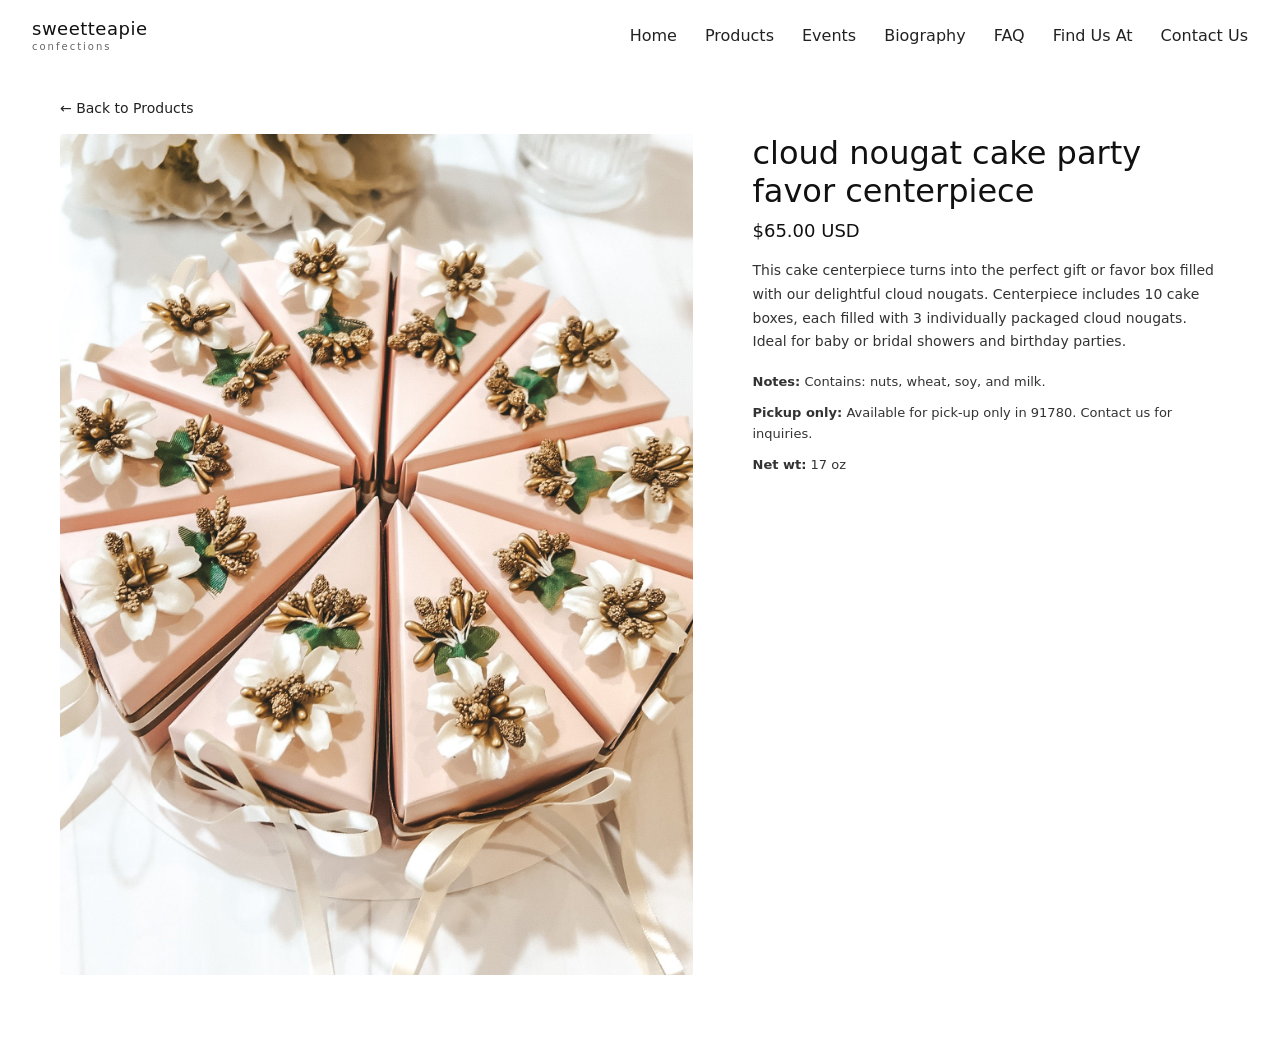
<file: product_pages/nougatcake.html>
<!DOCTYPE html>
<html lang="en">
<head>
  <meta charset="UTF-8" />
  <meta name="viewport" content="width=device-width, initial-scale=1.0">
  <title>Cloud Nougat Cake Party Favor Centerpiece - Sweetteapie Confections</title>

  <!-- reuse your products styling -->
  <link rel="stylesheet" href="../products/products.css" />

  <!-- optional: if you want to keep product-page-only CSS in products.css, you can -->
</head>

<body>
<header class="topbar">
  <div class="logo">
    <a href="../landing/index.html">sweetteapie</a>
    <div class="logo-sub">confections</div>
  </div>

  <nav class="navlinks">
    <a href="../landing/index.html">Home</a>
    <a href="../products/products.html">Products</a>
    <a href="../events/events.html">Events</a>
    <a href="../biography/biography.html">Biography</a>
    <a href="../faq/faq.html">FAQ</a>
    <a href="../find-us-at/find-us-at.html">Find Us At</a>
    <a href="../contact/contact.html">Contact Us</a>
  </nav>
</header>

<section class="product-page">
  <div class="product-page-wrap">

    <a class="back-link" href="../products/products.html">← Back to Products</a>

    <div class="product-detail">
      <div class="product-detail-media">
        <!-- update this path if your images live elsewhere -->
        <img src="../products/nougatcake.jpg" alt="cloud nougat cake party favor centerpiece">
      </div>

      <div class="product-detail-info">
        <h1 class="product-title">cloud nougat cake party favor centerpiece</h1>
        <p class="product-detail-price">$65.00 USD</p>

        <p class="product-detail-desc">
          This cake centerpiece turns into the perfect gift or favor box filled with our delightful cloud nougats.
          Centerpiece includes 10 cake boxes, each filled with 3 individually packaged cloud nougats. Ideal for baby
          or bridal showers and birthday parties.
        </p>

        <div class="product-detail-meta">
          <p><strong>Notes:</strong> Contains: nuts, wheat, soy, and milk.</p>
          <p><strong>Pickup only:</strong> Available for pick-up only in 91780. Contact us for inquiries.</p>
          <p><strong>Net wt:</strong> 17 oz</p>
        </div>
      </div>
    </div>

  </div>
</section>

</body>
</html>
</file>
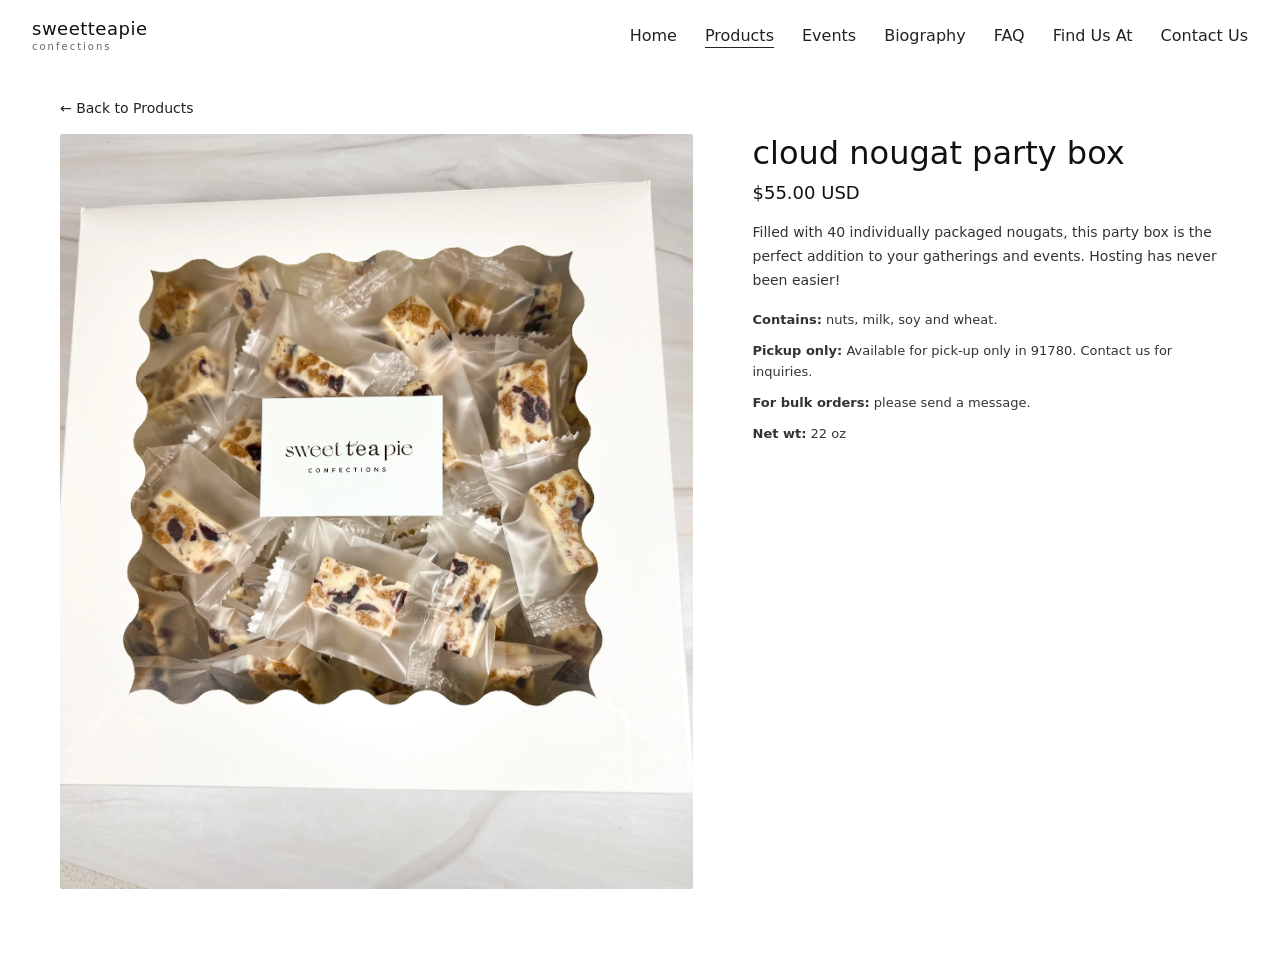
<file: product_pages/partybox.html>
<!DOCTYPE html>
<html lang="en">
<head>
  <meta charset="UTF-8" />
  <meta name="viewport" content="width=device-width, initial-scale=1.0">
  <title>Cloud Nougat Party Box - Sweetteapie Confections</title>

  <!-- Reuse your products CSS -->
  <link rel="stylesheet" href="../products/products.css" />
</head>

<body>
<header class="topbar">
  <div class="logo">
    <a href="../landing/index.html">sweetteapie</a>
    <div class="logo-sub">confections</div>
  </div>

  <nav class="navlinks">
    <a href="../landing/index.html">Home</a>
    <a class="active" href="../products/products.html">Products</a>
    <a href="../events/events.html">Events</a>
    <a href="../biography/biography.html">Biography</a>
    <a href="../faq/faq.html">FAQ</a>
    <a href="../find-us-at/find-us-at.html">Find Us At</a>
    <a href="../contact/contact.html">Contact Us</a>
  </nav>
</header>

<section class="product-page">
  <div class="product-page-wrap">

    <a class="back-link" href="../products/products.html">← Back to Products</a>

    <div class="product-detail">
      <div class="product-detail-media">
        <img src="../products/partybox.jpg.webp" alt="cloud nougat party box">
      </div>

      <div class="product-detail-info">
        <h1 class="product-title">cloud nougat party box</h1>
        <p class="product-detail-price">$55.00 USD</p>

        <p class="product-detail-desc">
          Filled with 40 individually packaged nougats, this party box is the perfect
          addition to your gatherings and events. Hosting has never been easier!
        </p>

        <div class="product-detail-meta">
          <p><strong>Contains:</strong> nuts, milk, soy and wheat.</p>
          <p><strong>Pickup only:</strong> Available for pick-up only in 91780. Contact us for inquiries.</p>
          <p><strong>For bulk orders:</strong> please send a message.</p>
          <p><strong>Net wt:</strong> 22 oz</p>
        </div>
      </div>
    </div>

  </div>
</section>

</body>
</html>
</file>
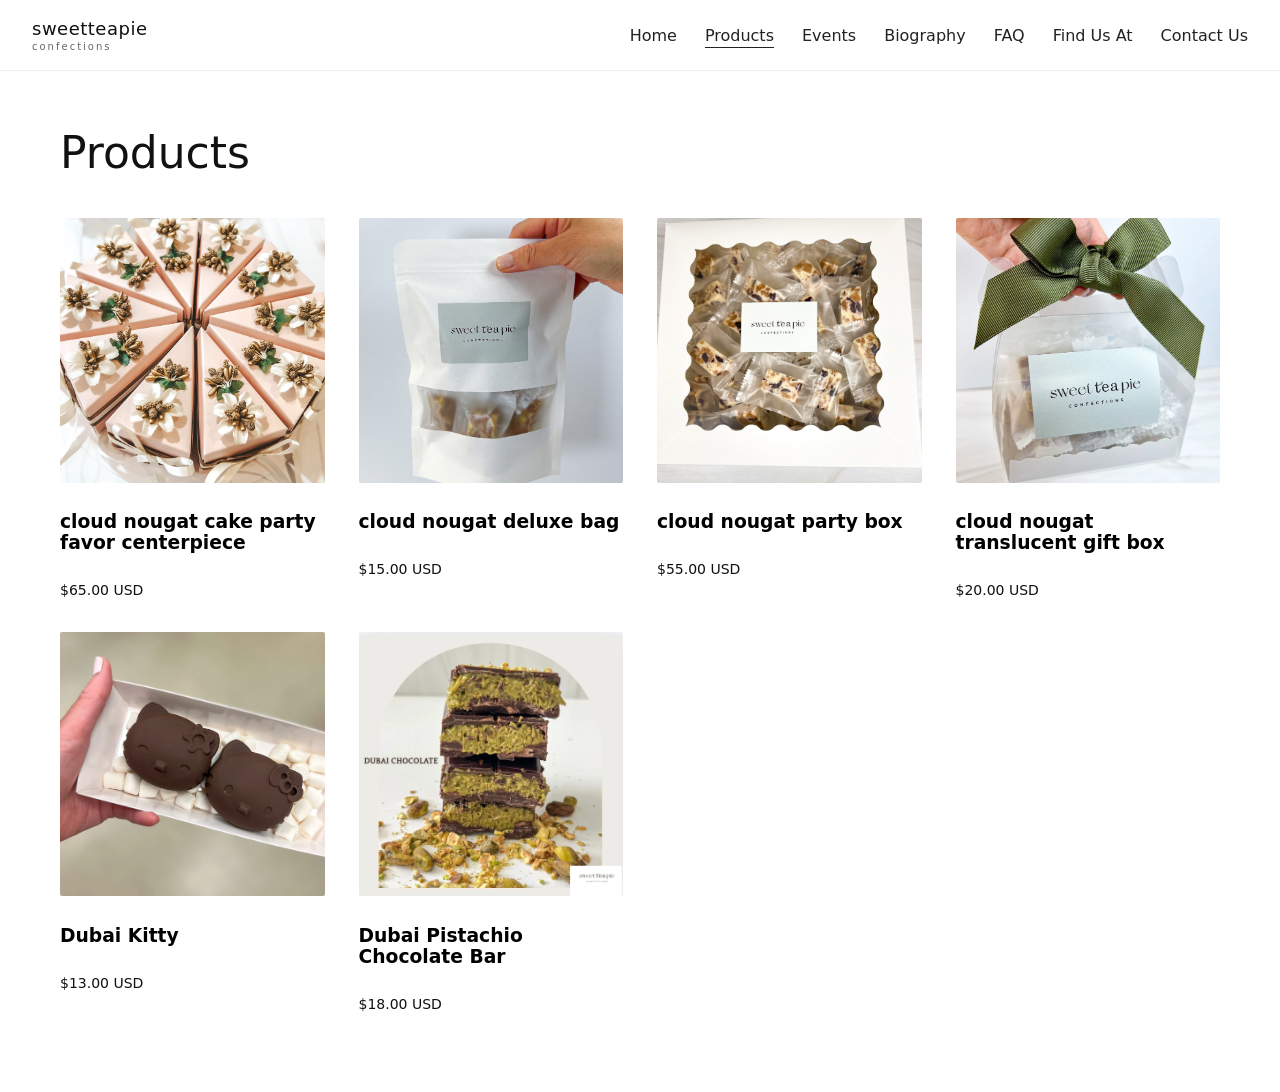
<file: products/products.html>
<!DOCTYPE html>
<html lang="en">
<head>
  <meta charset="UTF-8" />
  <meta name="viewport" content="width=device-width, initial-scale=1.0">
  <title>Products - Sweetteapie Confections</title>
  <link rel="stylesheet" href="products.css" />
</head>

<body>
<header class="topbar">
  <div class="logo">
    <a href="../landing/index.html">sweetteapie</a>
    <div class="logo-sub">confections</div>
  </div>

  <nav class="navlinks">
    <a href="../landing/index.html">Home</a>
    <a class="active" href="products.html">Products</a>
    <a href="../events/events.html">Events</a>
    <a href="../biography/biography.html">Biography</a>
    <a href="../faq/faq.html">FAQ</a>
    <a href="../find-us-at/find-us-at.html">Find Us At</a>
    <a href="../contact/contact.html">Contact Us</a>
  </nav>
</header>

<section class="page-hero">
  <h1>Products</h1>
</section>

<section class="products-section">
  <div class="products-wrap">
<section class="product-grid">

  <a href="../product_pages/nougatcake.html" class="product-card">
    <div class="product-media">
      <img src="nougatcake.jpg" alt="cloud nougat cake party favor centerpiece">
    </div>
    <h3 class="product-name">cloud nougat cake party favor centerpiece</h3>
    <p class="product-price">$65.00 USD</p>
  </a>

  <a href="../product_pages/cloud_nougat.html" class="product-card">
    <div class="product-media">
      <img src="cloud_nougat.jpg" alt="cloud nougat deluxe bag">
    </div>
    <h3 class="product-name">cloud nougat deluxe bag</h3>
    <p class="product-price">$15.00 USD</p>
  </a>

  <a href="../product_pages/partybox.html" class="product-card">
    <div class="product-media">
      <img src="partybox.jpg.webp" alt="cloud nougat party box">
    </div>
    <h3 class="product-name">cloud nougat party box</h3>
    <p class="product-price">$55.00 USD</p>
  </a>

  <a href="../product_pages/gift_box.html" class="product-card">
    <div class="product-media">
      <img src="gift_box.jpg.webp" alt="cloud nougat translucent gift box">
    </div>
    <h3 class="product-name">cloud nougat translucent gift box</h3>
    <p class="product-price">$20.00 USD</p>
  </a>

  <a href="../product_pages/dubai_kitty.html" class="product-card">
    <div class="product-media">
      <img src="dubai_kitty.jpg.webp" alt="Dubai Kitty">
    </div>
    <h3 class="product-name">Dubai Kitty</h3>
    <p class="product-price">$13.00 USD</p>
  </a>

  <a href="../product_pages/dubai_bar.html" class="product-card">
    <div class="product-media">
      <img src="dubai_bar.jpg.webp" alt="Dubai Pistachio Chocolate Bar">
    </div>
    <h3 class="product-name">Dubai Pistachio Chocolate Bar</h3>
    <p class="product-price">$18.00 USD</p>
  </a>

</section>

  </div>
</section>

</body>
</html>
</file>
<file: landing/styleindex.css>
* {
  box-sizing: border-box;
}

body {
  margin: 0;
  font-family: system-ui, -apple-system, Arial, sans-serif;
}

/* The whole top bar */
.topbar {
  display: flex;
  align-items: center;
  justify-content: space-between; /* left and right edges */
  padding: 18px 32px;
}

/* Left logo */
.logo a {
  text-decoration: none;
  color: #111;
  font-size: 18px;
  letter-spacing: 0.5px;
}

.logo-sub {
  font-size: 10px;
  letter-spacing: 2px;
  color: #666;
  margin-top: 2px;
}

/* Center nav */
.navlinks {
  display: flex;
  gap: 28px;
  align-items: center;
}

.navlinks a {
  text-decoration: none;
  color: #222;
  font-size: 16px;
}

.navlinks a.active {
  text-decoration: underline;
  text-underline-offset: 6px;
}
img { max-width: 100%; height: auto; }

@media (max-width: 768px) {
  .hero {
    height: 42vh;
    background-position: center;
  }

  .hero h1 {
    font-size: 24px;
    line-height: 1.3;
  }

  .hero-btn {
    padding: 12px 22px;
    font-size: 13px;
  }
}
.testimonials {
  padding: 70px 32px;
}

.testimonials h2 {
  font-size: 48px;
  font-weight: 500;
  margin: 0 0 40px;
}

.cards {
  display: grid;
  grid-template-columns: repeat(3, 1fr); /* 3 columns */
  gap: 18px;
  max-width: 1200px;  /* keeps it from stretching too wide */
}

.card {
  background: #f5f5f5;
  padding: 36px;
  min-height: 220px;
  box-shadow: 0 6px 20px rgba(0, 0, 0, 0.08);
}

.card p {
  margin: 0;
  font-size: 20px;
  line-height: 1.6;
}

.about {
  max-width: 850px;        /* keeps text narrow like screenshot */
  margin: 120px auto;      /* center + lots of vertical space */
  padding: 0 24px;
  text-align: center;
  color: #555;
}

/* Title */
.about-title {
  font-size: 34px;
  font-style: italic;
  font-weight: 400;
  margin-bottom: 40px;
  color: #222;
}

/* Normal paragraph text */
.about-text {
  font-size: 20px;
  line-height: 1.8;
  margin-bottom: 26px;
}

/* PLEASE NOTE line */
.notice {
  margin: 40px 0;
  letter-spacing: 1px;
  font-size: 16px;
  color: #444;
}

/* small elegant bottom lines */
.tagline {
  margin-top: 50px;
  font-style: italic;
  letter-spacing: 1.5px;
}

.location {
  margin-top: 16px;
  font-style: italic;
  letter-spacing: 1px;
}


/* Title */
.about-title {
  font-size: 34px;
  font-style: italic;
  font-weight: 400;
  margin-bottom: 40px;
  color: #222;
}

/* Normal paragraph text */
.about-text {
  font-size: 20px;
  line-height: 1.8;
  margin-bottom: 26px;
}

/* PLEASE NOTE line */
.notice {
  margin: 40px 0;
  letter-spacing: 1px;
  font-size: 16px;
  color: #444;
}

/* small elegant bottom lines */
.tagline {
  margin-top: 50px;
  font-style: italic;
  letter-spacing: 1.5px;
}

.location {
  margin-top: 16px;
  font-style: italic;
  letter-spacing: 1px;
}
.hero {
  height: 80vh; /* tall section */
  background-image: url("nougat.jpg"); /* your image name */
  background-size: cover;
  background-position: center;
  background-repeat: no-repeat;

  position: relative;
  display: flex;
  align-items: flex-start;
  justify-content: center;
}

/* text container */
.hero-content {
  text-align: center;
  color: black;
  padding-top: 100px;
}

/* big headline */
.hero h1 {
  font-size: 56px;
  font-weight: 400;
  margin-bottom: 24px;
}

/* button */
.hero-btn {
  background: black;
  color: white;
  padding: 14px 28px;
  text-decoration: none;
  display: inline-block;
}
.banner {
  height: 420px;
  width: 100%;
  margin: 80px 0;          /* space above/below like a “break” */
  position: relative;
  overflow: hidden;

  background-size: cover;
  background-position: center;
  background-repeat: no-repeat;
}

/* text overlay */
.banner-content {
  position: absolute;
  left: 60px;
  top: 50%;
  transform: translateY(-50%);
}

.banner-content h2 {
  margin: 0 0 16px;
  font-size: 56px;
  font-weight: 500;
  letter-spacing: 2px;
  color: #3a2f2a; /* chocolatey text */
}

/* button */
.banner-btn {
  display: inline-block;
  background: #111;
  color: #fff;
  text-decoration: none;
  padding: 12px 22px;
  font-size: 14px;
  letter-spacing: 1px;
}

.banner-dubai {
  background-image: url("dubai.jpg");
}


.flavors-image {
  width: 100%;
  margin: 80px 0; /* spacing above/below */
  display: flex;
  justify-content: center;
}

.flavors-image img {
  width: 100%;
  max-width: 1200px; /* keeps it from being huge */
  height: auto;
  display: block;
}
</file>
<file: biography/biography.css>
* {
  box-sizing: border-box;
}

body {
  margin: 0;
  font-family: system-ui, -apple-system, Arial, sans-serif;
}

/* The whole top bar */
.topbar {
  display: flex;
  align-items: center;
  justify-content: space-between; /* left and right edges */
  padding: 18px 32px;
}

/* Left logo */
.logo a {
  text-decoration: none;
  color: #111;
  font-size: 18px;
  letter-spacing: 0.5px;
}

.logo-sub {
  font-size: 10px;
  letter-spacing: 2px;
  color: #666;
  margin-top: 2px;
}

/* Center nav */
.navlinks {
  display: flex;
  gap: 28px;
  align-items: center;
}
.navlinks a {
  text-decoration: none;
  color: #222;
  font-size: 16px;
}

.navlinks a.active {
  text-decoration: underline;
  text-underline-offset: 6px;
}
img { max-width: 100%; height: auto; }

@media (max-width: 768px) {
  .cards { grid-template-columns: 1fr; }
  .navlinks { flex-direction: column; gap: 12px; }
}

.page-hero{
  padding: 56px 60px 22px;
  background: #fff;            /* screenshot is white */
  border-top: 1px solid #eee;  /* subtle line like Shopify */
}

.page-hero h1{
  margin: 0;
  font-size: 44px;
  font-weight: 400;
  color: #111;
}

/* Centered hero title for pages like Biography */
.page-hero-center {
  text-align: center;
}

/* BIOGRAPHY PAGE */
.bio-band {
  background: #f3f3f3; /* light gray band like screenshot */
  padding: 70px 0;
}

.bio-wrap {
  max-width: 1100px;
  margin: 0 auto;
  padding: 0 60px;
}

.bio-card {
  background: #fff;
  display: grid;
  grid-template-columns: 1.35fr 0.65fr; /* text wider than photo */
  min-height: 360px;
}

/* Left text area */
.bio-text {
  padding: 38px 42px;
  color: #444;
  font-size: 13px;
  line-height: 1.9;
}

.bio-text p {
  margin: 0 0 16px;
}

.bio-link a {
  color: #444;
  text-decoration: underline;
  text-underline-offset: 3px;
}

/* Right photo */
.bio-photo img {
  width: 100%;
  height: 100%;
  object-fit: cover;
  display: block;
}

/* Responsive */
@media (max-width: 900px) {
  .bio-wrap { padding: 0 20px; }
  .bio-card { grid-template-columns: 1fr; }
  .bio-photo img { height: auto; }
}
</file>
<file: contact/contact.css>
* {
  box-sizing: border-box;
}

body {
  margin: 0;
  font-family: system-ui, -apple-system, Arial, sans-serif;
}

/* The whole top bar */
.topbar {
  display: flex;
  align-items: center;
  justify-content: space-between; /* left and right edges */
  padding: 18px 32px;
}

/* Left logo */
.logo a {
  text-decoration: none;
  color: #111;
  font-size: 18px;
  letter-spacing: 0.5px;
}

.logo-sub {
  font-size: 10px;
  letter-spacing: 2px;
  color: #666;
  margin-top: 2px;
}

/* Center nav */
.navlinks {
  display: flex;
  gap: 28px;
  align-items: center;
}
.navlinks a {
  text-decoration: none;
  color: #222;
  font-size: 16px;
}

.navlinks a.active {
  text-decoration: underline;
  text-underline-offset: 6px;
}
img { max-width: 100%; height: auto; }

@media (max-width: 768px) {
  .cards { grid-template-columns: 1fr; }
  .navlinks { flex-direction: column; gap: 12px; }
}

.page-hero{
  padding: 56px 60px 22px;
  background: #fff;            /* screenshot is white */
  border-top: 1px solid #eee;  /* subtle line like Shopify */
}

.page-hero h1{
  margin: 0;
  font-size: 44px;
  font-weight: 400;
  color: #111;
}

/* Centered hero title for pages like Biography */
.page-hero-center {
  text-align: center;
}

/* CONTACT PAGE */
.contact {
  padding: 60px 0 120px;
  background: #fff;
}

.contact-wrap {
  max-width: 700px;
  margin: 0 auto;
  padding: 0 60px;
  text-align: center;
}

.contact-intro {
  font-size: 14px;
  line-height: 1.8;
  color: #555;
  margin-bottom: 40px;
}

/* FORM 
.contact-form {
  text-align: left;
}

.form-group {
  margin-bottom: 22px;
  display: flex;
  flex-direction: column;
}

.form-group label {
  font-size: 12px;
  margin-bottom: 6px;
  color: #444;
}

.form-group input,
.form-group textarea {
  padding: 12px;
  border: 1px solid #ddd;
  font-size: 14px;
  font-family: inherit;
  outline: none;
  transition: border 0.2s ease;
}

.form-group input:focus,
.form-group textarea:focus {
  border: 1px solid #111;
}
*/
/* Responsive */
@media (max-width: 820px) {
  .contact-wrap {
    padding: 0 20px;
  }
}
</file>
<file: events/events.css>
* {
  box-sizing: border-box;
}

body {
  margin: 0;
  font-family: system-ui, -apple-system, Arial, sans-serif;
}

/* The whole top bar */
.topbar {
  display: flex;
  align-items: center;
  justify-content: space-between; /* left and right edges */
  padding: 18px 32px;
}

/* Left logo */
.logo a {
  text-decoration: none;
  color: #111;
  font-size: 18px;
  letter-spacing: 0.5px;
}

.logo-sub {
  font-size: 10px;
  letter-spacing: 2px;
  color: #666;
  margin-top: 2px;
}

/* Center nav */
.navlinks {
  display: flex;
  gap: 28px;
  align-items: center;
}
.navlinks a {
  text-decoration: none;
  color: #222;
  font-size: 16px;
}

.navlinks a.active {
  text-decoration: underline;
  text-underline-offset: 6px;
}

img { max-width: 100%; height: auto; }

@media (max-width: 768px) {
  .cards { grid-template-columns: 1fr; }
  .navlinks { flex-direction: column; gap: 12px; }
}

.page-hero{
  padding: 56px 60px 22px;
  background: #fff;            /* screenshot is white */
  border-top: 1px solid #eee;  /* subtle line like Shopify */
}

.page-hero h1{
  margin: 0;
  font-size: 44px;
  font-weight: 400;
  color: #111;
}


/* EVENTS PAGE */
.events {
  padding: 40px 60px 90px;
  background: #fff;
}

.events-wrap {
  max-width: 1200px;
  margin: 0 auto;
  display: flex;
  flex-direction: column;
  gap: 90px; /* big spacing between sections like screenshot */
}

.event-row {
  display: grid;
  grid-template-columns: 1.25fr 1fr; /* image bigger than text */
  gap: 80px;
  align-items: start;
}

.event-row.reverse {
  grid-template-columns: 1fr 1.25fr;
}

.event-row.reverse .event-media {
  order: 2; /* puts image on right */
}

.event-row.reverse .event-info {
  order: 1; /* text on left */
}

/* image styling */
.event-media img {
  width: 100%;
  height: auto;
  display: block;
}

/* text block */
.event-info {
  padding-top: 20px; /* pushes text down a bit like screenshot */
  max-width: 520px;
}

.event-info h2 {
  margin: 0 0 18px;
  font-size: 32px;
  font-weight: 500;
  color: #111;
}

.event-info p {
  margin: 0 0 12px;
  font-size: 13px;
  line-height: 1.9;
  color: #666;
}

/* button like screenshot */
.btn {
  display: inline-block;
  margin-top: 22px;
  background: #111;
  color: #fff;
  text-decoration: none;
  padding: 12px 26px;
  font-size: 12px;
  letter-spacing: 1px;
}

/* responsive */
@media (max-width: 900px) {
  .events { padding: 30px 20px 70px; }

  .event-row,
  .event-row.reverse {
    grid-template-columns: 1fr;
    gap: 24px;
  }

  .event-row.reverse .event-media,
  .event-row.reverse .event-info {
    order: initial;
  }

  .event-info {
    padding-top: 0;
    max-width: 100%;
  }
}
</file>
<file: faq/faq.css>
* {
  box-sizing: border-box;
}

body {
  margin: 0;
  font-family: system-ui, -apple-system, Arial, sans-serif;
}

/* The whole top bar */
.topbar {
  display: flex;
  align-items: center;
  justify-content: space-between; /* left and right edges */
  padding: 18px 32px;
}

/* Left logo */
.logo a {
  text-decoration: none;
  color: #111;
  font-size: 18px;
  letter-spacing: 0.5px;
}

.logo-sub {
  font-size: 10px;
  letter-spacing: 2px;
  color: #666;
  margin-top: 2px;
}

/* Center nav */
.navlinks {
  display: flex;
  gap: 28px;
  align-items: center;
}
.navlinks a {
  text-decoration: none;
  color: #222;
  font-size: 16px;
}

.navlinks a.active {
  text-decoration: underline;
  text-underline-offset: 6px;
}
img { max-width: 100%; height: auto; }

@media (max-width: 768px) {
  .cards { grid-template-columns: 1fr; }
  .navlinks { flex-direction: column; gap: 12px; }
}

.page-hero{
  padding: 56px 60px 22px;
  background: #fff;            /* screenshot is white */
  border-top: 1px solid #eee;  /* subtle line like Shopify */
}

.page-hero h1{
  margin: 0;
  font-size: 44px;
  font-weight: 400;
  color: #111;
}

/* Centered hero title for pages like Biography */
.page-hero-center {
  text-align: center;
}

/* FAQ PAGE */
.faq {
  padding: 40px 0 70px;
  background: #fff;
}

.faq-wrap {
  max-width: 900px;
  margin: 0 auto;
  padding: 0 60px;
}

.faq-title {
  text-align: center;
  font-size: 22px;
  font-weight: 500;
  margin: 0 0 26px;
  color: #111;
}

/* accordion list */
.faq-list {
  border-top: 1px solid #e6e6e6;
}

.faq-item {
  border-bottom: 1px solid #e6e6e6;
}

.faq-item summary {
  list-style: none;
  cursor: pointer;
  padding: 16px 8px;
  display: flex;
  align-items: center;
  justify-content: space-between;
  gap: 14px;
  font-size: 12px;
  color: #222;
}

.faq-item summary::-webkit-details-marker {
  display: none;
}

.faq-q {
  display: flex;
  align-items: center;
  gap: 10px;
}

/* little square icon on the left (like screenshot) */
.faq-q::before {
  content: "☑";
  font-size: 12px;
  color: #666;
}

.faq-icon {
  color: #888;
  font-size: 14px;
  transform: rotate(0deg);
  transition: transform 0.2s ease;
}

.faq-item[open] .faq-icon {
  transform: rotate(180deg);
}

/* answer text */
.faq-a {
  padding: 0 8px 18px 28px;
  color: #666;
  font-size: 12px;
  line-height: 1.9;
}

.faq-a p {
  margin: 0 0 10px;
}

/* Bottom help section */
.faq-help {
  background: #f3f3f3;
  padding: 65px 0;
}

.faq-help-wrap {
  max-width: 900px;
  margin: 0 auto;
  padding: 0 60px;
  text-align: center;
}

.faq-help-wrap h3 {
  margin: 0 0 10px;
  font-size: 26px;
  font-weight: 500;
  color: #111;
}

.faq-help-wrap p {
  margin: 0 0 18px;
  color: #666;
  font-size: 12px;
  line-height: 1.8;
}
.btn {
  display: inline-block;
  background: #111;
  color: #fff;
  text-decoration: none;
  padding: 12px 28px;
  font-size: 12px;
  letter-spacing: 1px;
  transition: background 0.2s ease;
}

.btn:hover {
  background: #333;
}


/* responsive */
@media (max-width: 820px) {
  .faq-wrap,
  .faq-help-wrap {
    padding: 0 20px;
  }

  .faq-help-wrap h3 {
    font-size: 22px;
  }
}
</file>
<file: find-us-at/find-us-at.css>
* {
  box-sizing: border-box;
}

body {
  margin: 0;
  font-family: system-ui, -apple-system, Arial, sans-serif;
}

/* The whole top bar */
.topbar {
  display: flex;
  align-items: center;
  justify-content: space-between; /* left and right edges */
  padding: 18px 32px;
}

/* Left logo */
.logo a {
  text-decoration: none;
  color: #111;
  font-size: 18px;
  letter-spacing: 0.5px;
}

.logo-sub {
  font-size: 10px;
  letter-spacing: 2px;
  color: #666;
  margin-top: 2px;
}

/* Center nav */
.navlinks {
  display: flex;
  gap: 28px;
  align-items: center;
}
.navlinks a {
  text-decoration: none;
  color: #222;
  font-size: 16px;
}

.navlinks a.active {
  text-decoration: underline;
  text-underline-offset: 6px;
}
img { max-width: 100%; height: auto; }

@media (max-width: 768px) {
  .cards { grid-template-columns: 1fr; }
  .navlinks { flex-direction: column; gap: 12px; }
}

.page-hero{
  padding: 56px 60px 22px;
  background: #fff;            /* screenshot is white */
  border-top: 1px solid #eee;  /* subtle line like Shopify */
}

.page-hero h1{
  margin: 0;
  font-size: 44px;
  font-weight: 400;
  color: #111;
}

/* Centered hero title for pages like Biography */
.page-hero-center {
  text-align: center;
}

/* FIND US PAGE */
.find-us {
  padding: 90px 0 140px;
  background: #fff;
}

.find-us-wrap {
  max-width: 800px;
  margin: 0 auto;
  padding: 0 60px;
  text-align: center;
}

.find-us-text {
  font-size: 12px;
  letter-spacing: 1.2px;
  color: #555;
  margin-bottom: 28px;
}
</file>
<file: products/products.css>
* {
  box-sizing: border-box;
}

body {
  margin: 0;
  font-family: system-ui, -apple-system, Arial, sans-serif;
}

.topbar {
  display: flex;
  align-items: center;
  justify-content: space-between; /* left and right edges */
  padding: 18px 32px;
}
/* Left logo */
.logo a {
  text-decoration: none;
  color: #111;
  font-size: 18px;
  letter-spacing: 0.5px;
}

.logo-sub {
  font-size: 10px;
  letter-spacing: 2px;
  color: #666;
  margin-top: 2px;
}

/* Center nav */
.navlinks {
  display: flex;
  gap: 28px;
  align-items: center;
}

.navlinks a {
  text-decoration: none;
  color: #222;
  font-size: 16px;
}

.navlinks a.active {
  text-decoration: underline;
  text-underline-offset: 6px;
}


img { max-width: 100%; height: auto; }

@media (max-width: 768px) {
  .cards { grid-template-columns: 1fr; }
  .navlinks { flex-direction: column; gap: 12px; }
}

.page-hero{
  padding: 56px 60px 22px;
  background: #fff;            /* screenshot is white */
  border-top: 1px solid #eee;  /* subtle line like Shopify */
}

.page-hero h1{
  margin: 0;
  font-size: 44px;
  font-weight: 400;
  color: #111;
}

/* Products section */
.products-section{
  padding: 18px 60px 80px;
  background: #fff;
}

.products-wrap{
  max-width: 1200px;
  margin: 0 auto;
}

/* 4-up grid like your screenshot */
.product-grid{
  display: grid;
  grid-template-columns: repeat(4, minmax(0, 1fr));
  gap: 34px;
}

/* Card */
.product-card{
  display: flex;
  flex-direction: column;
  gap: 10px;
}

/* Image tile */
.product-media{
  position: relative;
  background: #f3f3f3;
  overflow: hidden;
  border-radius: 2px;
  aspect-ratio: 1 / 1; /* make all tiles consistent */
}

.product-media img{
  width: 100%;
  height: 100%;
  object-fit: cover;
  display: block;
}

/* Sold out pill */
.badge{
  position: absolute;
  left: 12px;
  bottom: 12px;
  background: #2f2f2f;
  color: #fff;
  font-size: 12px;
  padding: 6px 10px;
  border-radius: 999px;
}
*/
/* Name + price */
.product-name{
  margin: 0;
  font-size: 12px;
  font-weight: 400;
  color: #2b2b2b;
  text-transform: lowercase; /* matches screenshot vibe */
}

.product-price{
  margin: 0;
  font-size: 14px;
  color: #111;
}

/* responsive */
@media (max-width: 1100px){
  .product-grid{ grid-template-columns: repeat(3, minmax(0, 1fr)); }
}

@media (max-width: 820px){
  .page-hero{ padding: 44px 20px 18px; }
  .products-section{ padding: 14px 20px 60px; }
  .product-grid{ grid-template-columns: repeat(2, minmax(0, 1fr)); }
}

@media (max-width: 480px){
  .product-grid{ grid-template-columns: 1fr; }
}

/* Make entire card clickable */
.product-card {
  display: flex;
  flex-direction: column;
  gap: 10px;
  text-decoration: none;
  color: inherit;
  transition: transform 0.2s ease;
}

/* Hover lift */
.product-card:hover {
  transform: translateY(-6px);
}

/* Image zoom effect */
.product-media img {
  transition: transform 0.3s ease;
}

.product-card:hover .product-media img {
  transform: scale(1.05);
}

/* Cursor pointer */
.product-card {
  cursor: pointer;
}
/* Underline product name on hover */
.product-name {
  transition: text-decoration 0.2s ease;
}

.product-card:hover .product-name {
  text-decoration: underline;
  text-underline-offset: 4px;
}

/* ---------- PRODUCT DETAIL PAGE ---------- */

.product-page{
  padding: 28px 60px 80px;
  background: #fff;
}

.product-page-wrap{
  max-width: 1200px;
  margin: 0 auto;
}

.back-link{
  display: inline-block;
  margin-bottom: 18px;
  text-decoration: none;
  color: #222;
  font-size: 14px;
}

.back-link:hover{
  text-decoration: underline;
  text-underline-offset: 4px;
}

.product-detail{
  display: grid;
  grid-template-columns: 1.15fr 0.85fr;
  gap: 60px;
  align-items: start;
}

.product-detail-media{
  background: #f3f3f3;
  border-radius: 2px;
  overflow: hidden;
}

.product-detail-media img{
  width: 100%;
  height: auto;
  display: block;
}

.product-title{
  margin: 0 0 10px;
  font-size: 32px;
  font-weight: 400;
  color: #111;
  text-transform: lowercase;
}

.product-detail-price{
  margin: 0 0 18px;
  font-size: 18px;
  color: #111;
}

.product-detail-desc{
  margin: 0 0 18px;
  line-height: 1.7;
  color: #333;
  font-size: 14px;
}

.product-detail-meta p{
  margin: 10px 0;
  color: #333;
  font-size: 13px;
  line-height: 1.6;
}

/* Responsive */
@media (max-width: 900px){
  .product-page{ padding: 20px 20px 60px; }
  .product-detail{ grid-template-columns: 1fr; gap: 28px; }
  .product-title{ font-size: 28px; }
}
</file>
